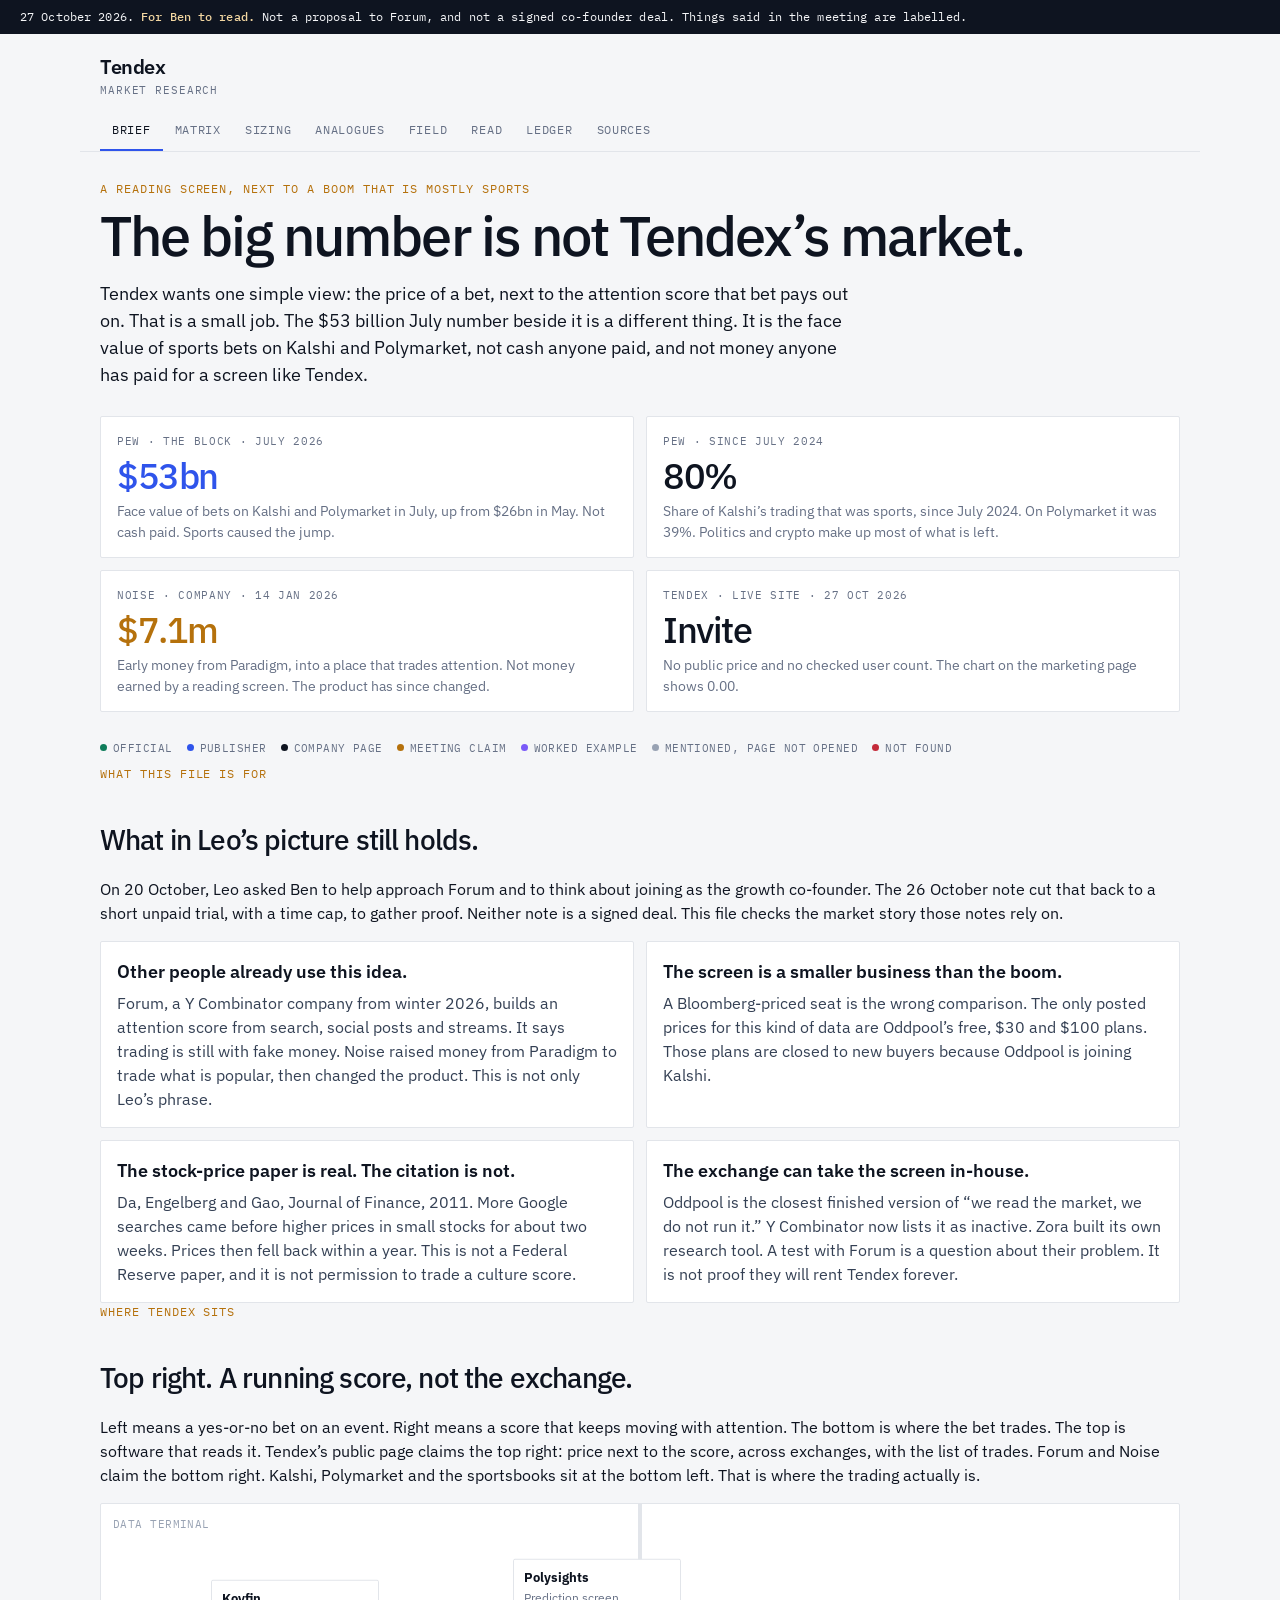
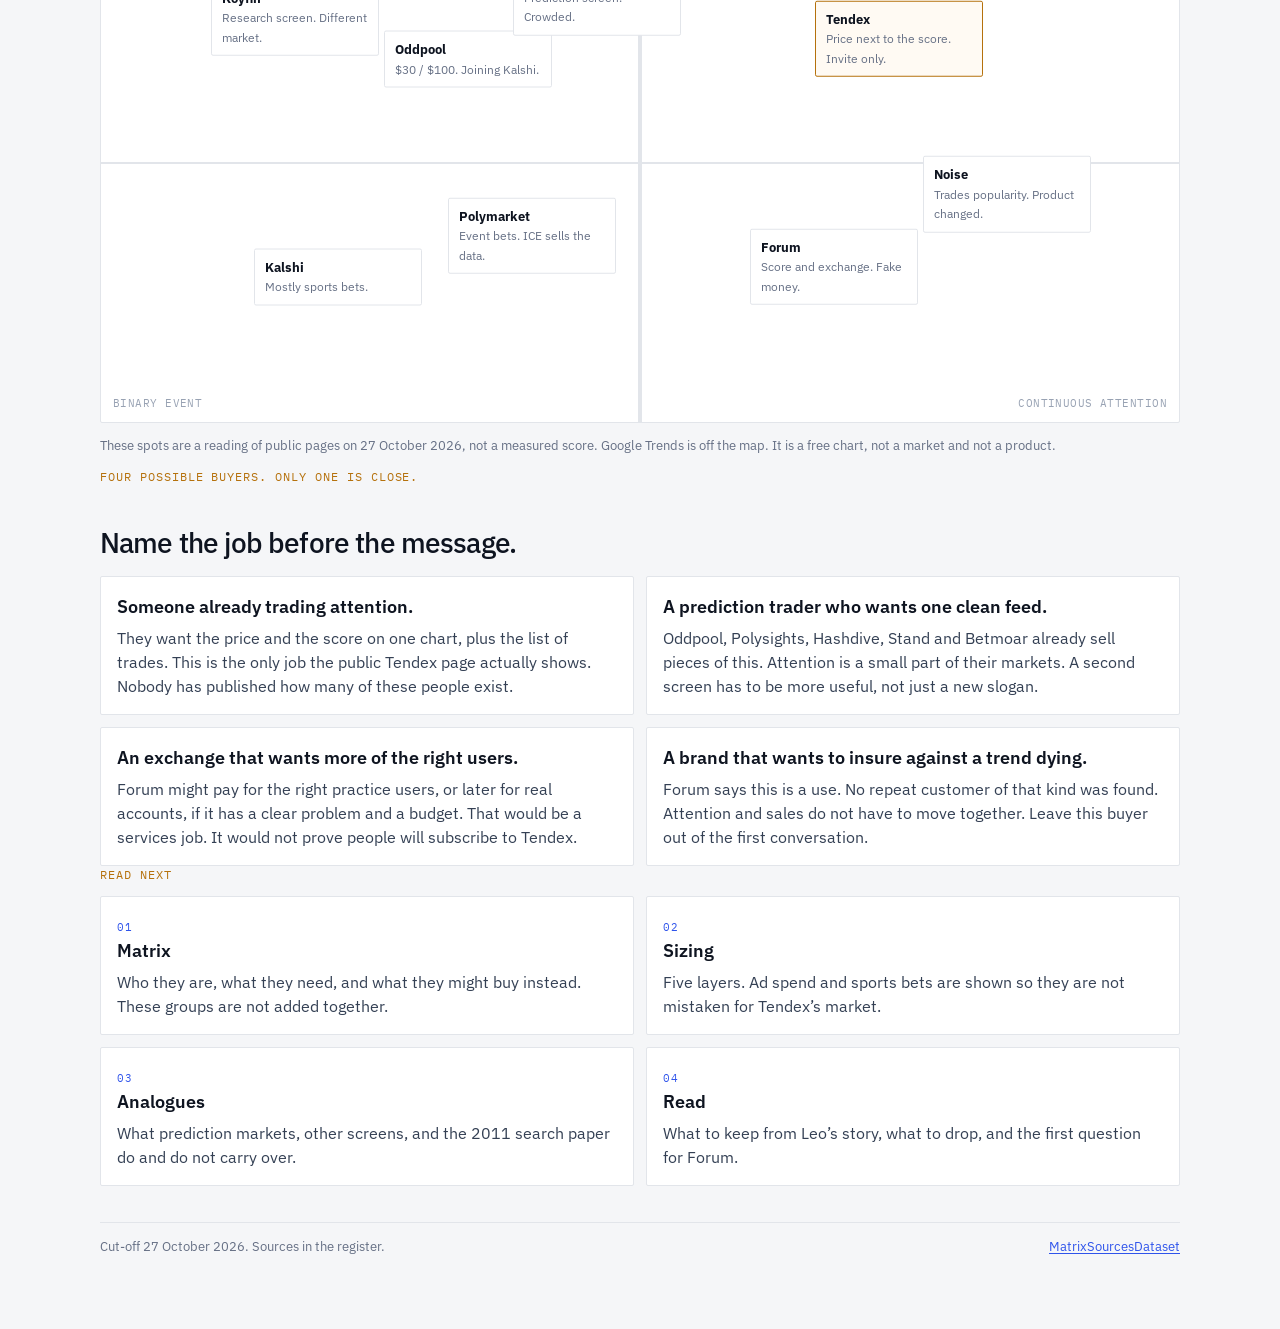
<file: index.html>
<!DOCTYPE html>
<html lang="en">
<head>
  <meta charset="utf-8" />
  <meta name="viewport" content="width=device-width, initial-scale=1" />
  <title>Brief · Tendex market research</title>
  <meta name="description" content="Plain-English market brief for Tendex. A reading screen for attention bets, set next to a boom that is mostly sports. Cut-off 27 October 2026." />
  <link rel="preconnect" href="https://fonts.googleapis.com" />
  <link rel="preconnect" href="https://fonts.gstatic.com" crossorigin />
  <link href="https://fonts.googleapis.com/css2?family=IBM+Plex+Mono:wght@400;500&family=IBM+Plex+Sans:ital,wght@0,400;0,500;0,600;1,400&display=swap" rel="stylesheet" />
  <link rel="stylesheet" href="css/research.css" />
</head>
<body>
  <a class="skip" href="#content">Skip to content</a>
  <p class="draft">27 October 2026. <strong>For Ben to read.</strong> Not a proposal to Forum, and not a signed co-founder deal. Things said in the meeting are labelled.</p>
  <header class="nav">
    <a class="brand" href="index.html"><strong>Tendex</strong><small>Market research</small></a>
  </header>
  <nav class="chapters" aria-label="Report">
    <a href="index.html" aria-current="page">Brief</a>
    <a href="matrix.html">Matrix</a>
    <a href="sizing.html">Sizing</a>
    <a href="analogues.html">Analogues</a>
    <a href="field.html">Field</a>
    <a href="read.html">Read</a>
    <a href="control-room.html">Ledger</a>
    <a href="sources.html">Sources</a>
  </nav>
  <main class="wrap" id="content">
    <p class="kicker">A reading screen, next to a boom that is mostly sports</p>
    <h1>The big number is not Tendex’s market.</h1>
    <p class="lede">Tendex wants one simple view: the price of a bet, next to the attention score that bet pays out on. That is a small job. The $53 billion July number beside it is a different thing. It is the face value of sports bets on Kalshi and Polymarket, not cash anyone paid, and not money anyone has paid for a screen like Tendex.</p>

    <section class="stats" aria-label="Key statistics">
      <article class="stat price">
        <div class="lbl">Pew · The Block · July 2026</div>
        <div class="n">$53bn</div>
        <p>Face value of bets on Kalshi and Polymarket in July, up from $26bn in May. Not cash paid. Sports caused the jump.</p>
      </article>
      <article class="stat">
        <div class="lbl">Pew · since July 2024</div>
        <div class="n">80%</div>
        <p>Share of Kalshi’s trading that was sports, since July 2024. On Polymarket it was 39%. Politics and crypto make up most of what is left.</p>
      </article>
      <article class="stat attn">
        <div class="lbl">Noise · company · 14 Jan 2026</div>
        <div class="n">$7.1m</div>
        <p>Early money from Paradigm, into a place that trades attention. Not money earned by a reading screen. The product has since changed.</p>
      </article>
      <article class="stat">
        <div class="lbl">Tendex · live site · 27 Oct 2026</div>
        <div class="n">Invite</div>
        <p>No public price and no checked user count. The chart on the marketing page shows 0.00.</p>
      </article>
    </section>

    <ul class="legend">
      <li><i class="dot official"></i>Official</li>
      <li><i class="dot publisher"></i>Publisher</li>
      <li><i class="dot primary"></i>Company page</li>
      <li><i class="dot client"></i>Meeting claim</li>
      <li><i class="dot derived"></i>Worked example</li>
      <li><i class="dot claim"></i>Mentioned, page not opened</li>
      <li><i class="dot gap"></i>Not found</li>
    </ul>

    <p class="kicker">What this file is for</p>
    <h2>What in Leo’s picture still holds.</h2>
    <p>On 20 October, Leo asked Ben to help approach Forum and to think about joining as the growth co-founder. The 26 October note cut that back to a short unpaid trial, with a time cap, to gather proof. Neither note is a signed deal. This file checks the market story those notes rely on.</p>

    <div class="cards">
      <article class="card">
        <h3>Other people already use this idea.</h3>
        <p>Forum, a Y Combinator company from winter 2026, builds an attention score from search, social posts and streams. It says trading is still with fake money. Noise raised money from Paradigm to trade what is popular, then changed the product. This is not only Leo’s phrase.</p>
      </article>
      <article class="card">
        <h3>The screen is a smaller business than the boom.</h3>
        <p>A Bloomberg-priced seat is the wrong comparison. The only posted prices for this kind of data are Oddpool’s free, $30 and $100 plans. Those plans are closed to new buyers because Oddpool is joining Kalshi.</p>
      </article>
      <article class="card">
        <h3>The stock-price paper is real. The citation is not.</h3>
        <p>Da, Engelberg and Gao, Journal of Finance, 2011. More Google searches came before higher prices in small stocks for about two weeks. Prices then fell back within a year. This is not a Federal Reserve paper, and it is not permission to trade a culture score.</p>
      </article>
      <article class="card">
        <h3>The exchange can take the screen in-house.</h3>
        <p>Oddpool is the closest finished version of “we read the market, we do not run it.” Y Combinator now lists it as inactive. Zora built its own research tool. A test with Forum is a question about their problem. It is not proof they will rent Tendex forever.</p>
      </article>
    </div>

    <p class="kicker">Where Tendex sits</p>
    <h2>Top right. A running score, not the exchange.</h2>
    <p>Left means a yes-or-no bet on an event. Right means a score that keeps moving with attention. The bottom is where the bet trades. The top is software that reads it. Tendex’s public page claims the top right: price next to the score, across exchanges, with the list of trades. Forum and Noise claim the bottom right. Kalshi, Polymarket and the sportsbooks sit at the bottom left. That is where the trading actually is.</p>
    <div class="map" role="img" aria-label="Positioning map. Horizontal axis from binary event contracts to continuous attention. Vertical axis from data terminal to venue.">
      <div class="axis y">Data terminal</div>
      <div class="axis x"><span>Binary event</span><span>Continuous attention</span></div>
      <div class="plot" style="left:18%;top:22%"><strong>Koyfin</strong><span>Research screen. Different market.</span></div>
      <div class="plot" style="left:34%;top:30%"><strong>Oddpool</strong><span>$30 / $100. Joining Kalshi.</span></div>
      <div class="plot" style="left:46%;top:18%"><strong>Polysights</strong><span>Prediction screen. Crowded.</span></div>
      <div class="plot me" style="left:74%;top:26%"><strong>Tendex</strong><span>Price next to the score. Invite only.</span></div>
      <div class="plot" style="left:22%;top:72%"><strong>Kalshi</strong><span>Mostly sports bets.</span></div>
      <div class="plot" style="left:40%;top:64%"><strong>Polymarket</strong><span>Event bets. ICE sells the data.</span></div>
      <div class="plot" style="left:68%;top:70%"><strong>Forum</strong><span>Score and exchange. Fake money.</span></div>
      <div class="plot" style="left:84%;top:56%"><strong>Noise</strong><span>Trades popularity. Product changed.</span></div>
    </div>
    <p class="note">These spots are a reading of public pages on 27 October 2026, not a measured score. Google Trends is off the map. It is a free chart, not a market and not a product.</p>

    <p class="kicker">Four possible buyers. Only one is close.</p>
    <h2>Name the job before the message.</h2>
    <div class="cards">
      <article class="card">
        <h3>Someone already trading attention.</h3>
        <p>They want the price and the score on one chart, plus the list of trades. This is the only job the public Tendex page actually shows. Nobody has published how many of these people exist.</p>
      </article>
      <article class="card">
        <h3>A prediction trader who wants one clean feed.</h3>
        <p>Oddpool, Polysights, Hashdive, Stand and Betmoar already sell pieces of this. Attention is a small part of their markets. A second screen has to be more useful, not just a new slogan.</p>
      </article>
      <article class="card">
        <h3>An exchange that wants more of the right users.</h3>
        <p>Forum might pay for the right practice users, or later for real accounts, if it has a clear problem and a budget. That would be a services job. It would not prove people will subscribe to Tendex.</p>
      </article>
      <article class="card">
        <h3>A brand that wants to insure against a trend dying.</h3>
        <p>Forum says this is a use. No repeat customer of that kind was found. Attention and sales do not have to move together. Leave this buyer out of the first conversation.</p>
      </article>
    </div>

    <p class="kicker">Read next</p>
    <div class="cards">
      <a class="card" href="matrix.html"><span class="idx">01</span><h3>Matrix</h3><p>Who they are, what they need, and what they might buy instead. These groups are not added together.</p></a>
      <a class="card" href="sizing.html"><span class="idx">02</span><h3>Sizing</h3><p>Five layers. Ad spend and sports bets are shown so they are not mistaken for Tendex’s market.</p></a>
      <a class="card" href="analogues.html"><span class="idx">03</span><h3>Analogues</h3><p>What prediction markets, other screens, and the 2011 search paper do and do not carry over.</p></a>
      <a class="card" href="read.html"><span class="idx">04</span><h3>Read</h3><p>What to keep from Leo’s story, what to drop, and the first question for Forum.</p></a>
    </div>
    <footer class="site-foot">
      <div>Cut-off 27 October 2026. Sources in the register.</div>
      <nav><a href="matrix.html">Matrix</a><a href="sources.html">Sources</a><a href="data/research.json">Dataset</a></nav>
    </footer>
  </main>
</body>
</html>
</file>
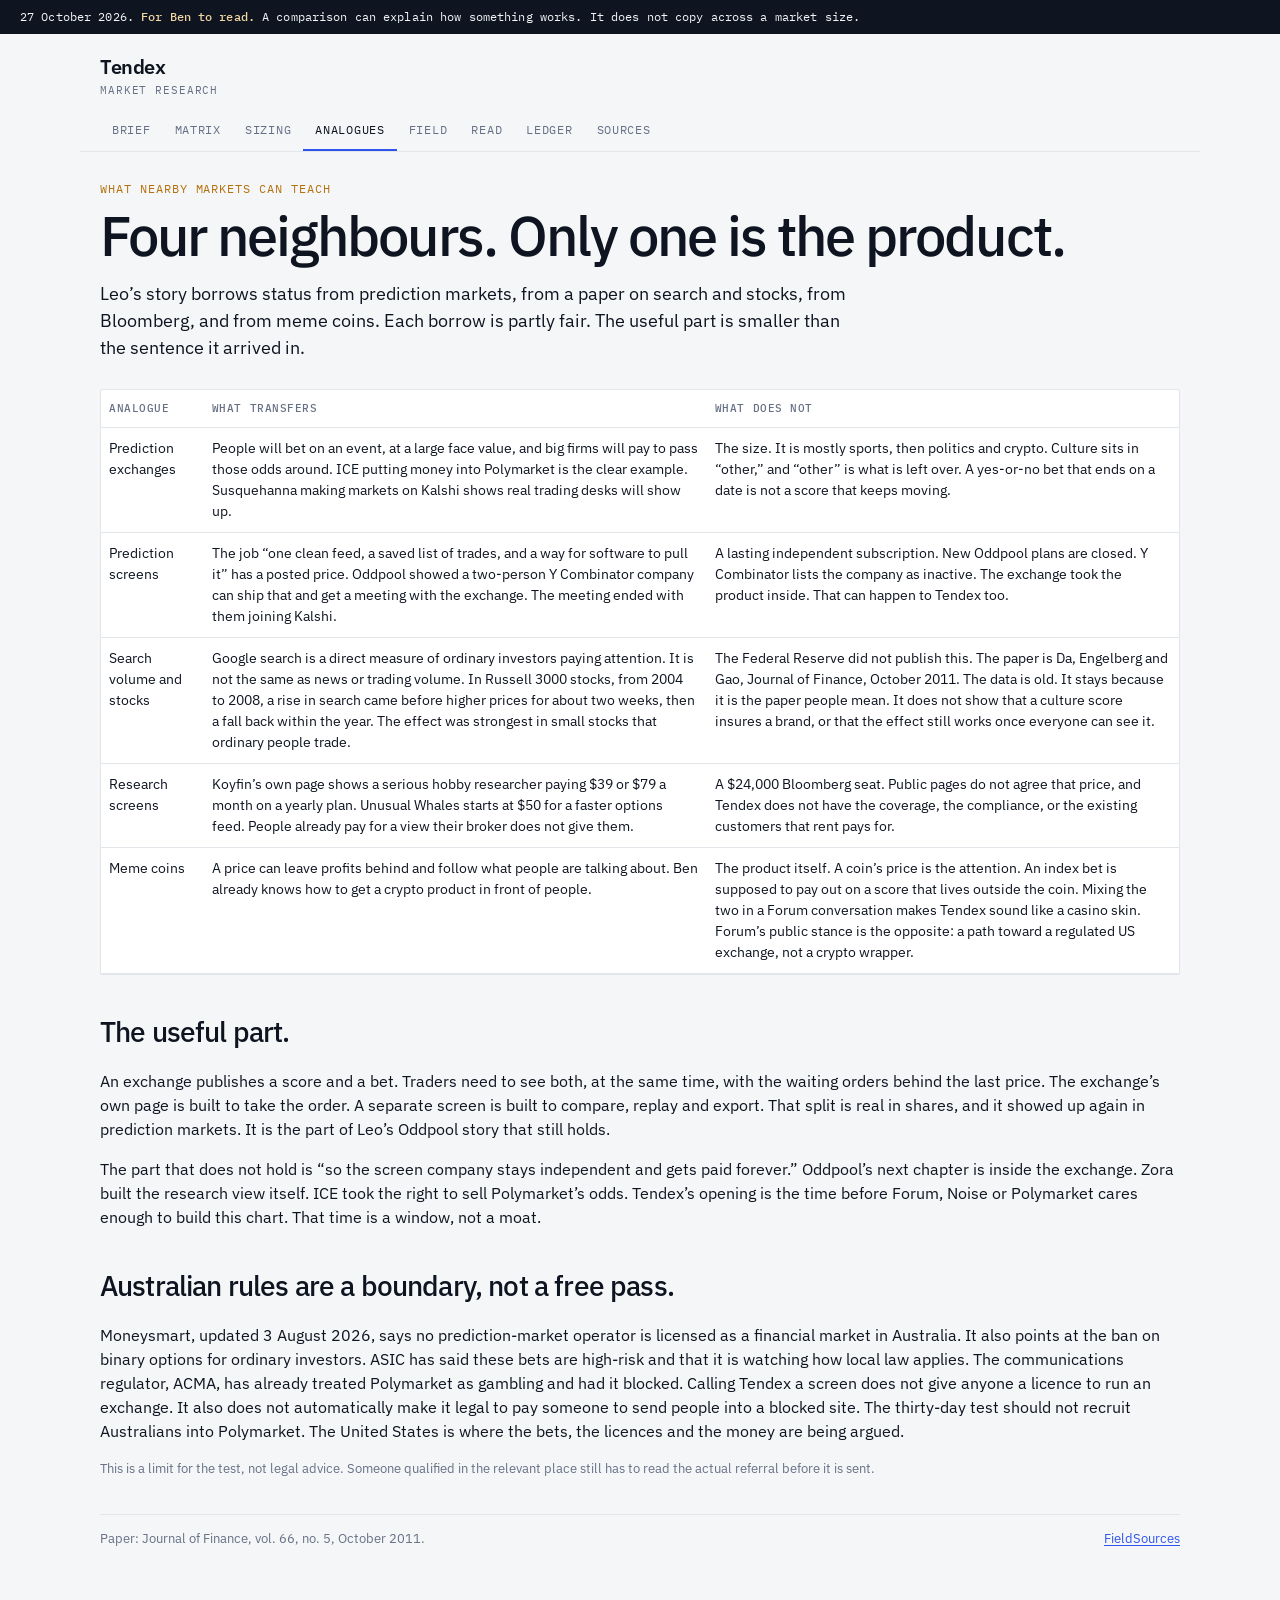
<file: analogues.html>
<!DOCTYPE html>
<html lang="en">
<head>
  <meta charset="utf-8" />
  <meta name="viewport" content="width=device-width, initial-scale=1" />
  <title>Analogues · Tendex market research</title>
  <link href="https://fonts.googleapis.com/css2?family=IBM+Plex+Mono:wght@400;500&family=IBM+Plex+Sans:ital,wght@0,400;0,500;0,600;1,400&display=swap" rel="stylesheet" />
  <link rel="stylesheet" href="css/research.css" />
</head>
<body>
  <a class="skip" href="#content">Skip to content</a>
  <p class="draft">27 October 2026. <strong>For Ben to read.</strong> A comparison can explain how something works. It does not copy across a market size.</p>
  <header class="nav"><a class="brand" href="index.html"><strong>Tendex</strong><small>Market research</small></a></header>
  <nav class="chapters" aria-label="Report">
    <a href="index.html">Brief</a><a href="matrix.html">Matrix</a><a href="sizing.html">Sizing</a>
    <a href="analogues.html" aria-current="page">Analogues</a><a href="field.html">Field</a><a href="read.html">Read</a>
    <a href="control-room.html">Ledger</a><a href="sources.html">Sources</a>
  </nav>
  <main class="wrap" id="content">
    <p class="kicker">What nearby markets can teach</p>
    <h1>Four neighbours. Only one is the product.</h1>
    <p class="lede">Leo’s story borrows status from prediction markets, from a paper on search and stocks, from Bloomberg, and from meme coins. Each borrow is partly fair. The useful part is smaller than the sentence it arrived in.</p>

    <div class="table-wrap">
      <table>
        <thead><tr><th>Analogue</th><th>What transfers</th><th>What does not</th></tr></thead>
        <tbody>
          <tr>
            <td>Prediction exchanges</td>
            <td>People will bet on an event, at a large face value, and big firms will pay to pass those odds around. ICE putting money into Polymarket is the clear example. Susquehanna making markets on Kalshi shows real trading desks will show up.</td>
            <td>The size. It is mostly sports, then politics and crypto. Culture sits in “other,” and “other” is what is left over. A yes-or-no bet that ends on a date is not a score that keeps moving.</td>
          </tr>
          <tr>
            <td>Prediction screens</td>
            <td>The job “one clean feed, a saved list of trades, and a way for software to pull it” has a posted price. Oddpool showed a two-person Y Combinator company can ship that and get a meeting with the exchange. The meeting ended with them joining Kalshi.</td>
            <td>A lasting independent subscription. New Oddpool plans are closed. Y Combinator lists the company as inactive. The exchange took the product inside. That can happen to Tendex too.</td>
          </tr>
          <tr>
            <td>Search volume and stocks</td>
            <td>Google search is a direct measure of ordinary investors paying attention. It is not the same as news or trading volume. In Russell 3000 stocks, from 2004 to 2008, a rise in search came before higher prices for about two weeks, then a fall back within the year. The effect was strongest in small stocks that ordinary people trade.</td>
            <td>The Federal Reserve did not publish this. The paper is Da, Engelberg and Gao, Journal of Finance, October 2011. The data is old. It stays because it is the paper people mean. It does not show that a culture score insures a brand, or that the effect still works once everyone can see it.</td>
          </tr>
          <tr>
            <td>Research screens</td>
            <td>Koyfin’s own page shows a serious hobby researcher paying $39 or $79 a month on a yearly plan. Unusual Whales starts at $50 for a faster options feed. People already pay for a view their broker does not give them.</td>
            <td>A $24,000 Bloomberg seat. Public pages do not agree that price, and Tendex does not have the coverage, the compliance, or the existing customers that rent pays for.</td>
          </tr>
          <tr>
            <td>Meme coins</td>
            <td>A price can leave profits behind and follow what people are talking about. Ben already knows how to get a crypto product in front of people.</td>
            <td>The product itself. A coin’s price is the attention. An index bet is supposed to pay out on a score that lives outside the coin. Mixing the two in a Forum conversation makes Tendex sound like a casino skin. Forum’s public stance is the opposite: a path toward a regulated US exchange, not a crypto wrapper.</td>
          </tr>
        </tbody>
      </table>
    </div>

    <h2>The useful part.</h2>
    <p>An exchange publishes a score and a bet. Traders need to see both, at the same time, with the waiting orders behind the last price. The exchange’s own page is built to take the order. A separate screen is built to compare, replay and export. That split is real in shares, and it showed up again in prediction markets. It is the part of Leo’s Oddpool story that still holds.</p>
    <p>The part that does not hold is “so the screen company stays independent and gets paid forever.” Oddpool’s next chapter is inside the exchange. Zora built the research view itself. ICE took the right to sell Polymarket’s odds. Tendex’s opening is the time before Forum, Noise or Polymarket cares enough to build this chart. That time is a window, not a moat.</p>

    <h2>Australian rules are a boundary, not a free pass.</h2>
    <p>Moneysmart, updated 3 August 2026, says no prediction-market operator is licensed as a financial market in Australia. It also points at the ban on binary options for ordinary investors. ASIC has said these bets are high-risk and that it is watching how local law applies. The communications regulator, ACMA, has already treated Polymarket as gambling and had it blocked. Calling Tendex a screen does not give anyone a licence to run an exchange. It also does not automatically make it legal to pay someone to send people into a blocked site. The thirty-day test should not recruit Australians into Polymarket. The United States is where the bets, the licences and the money are being argued.</p>
    <p class="note">This is a limit for the test, not legal advice. Someone qualified in the relevant place still has to read the actual referral before it is sent.</p>

    <footer class="site-foot"><div>Paper: Journal of Finance, vol. 66, no. 5, October 2011.</div><nav><a href="field.html">Field</a><a href="sources.html">Sources</a></nav></footer>
  </main>
</body>
</html>
</file>
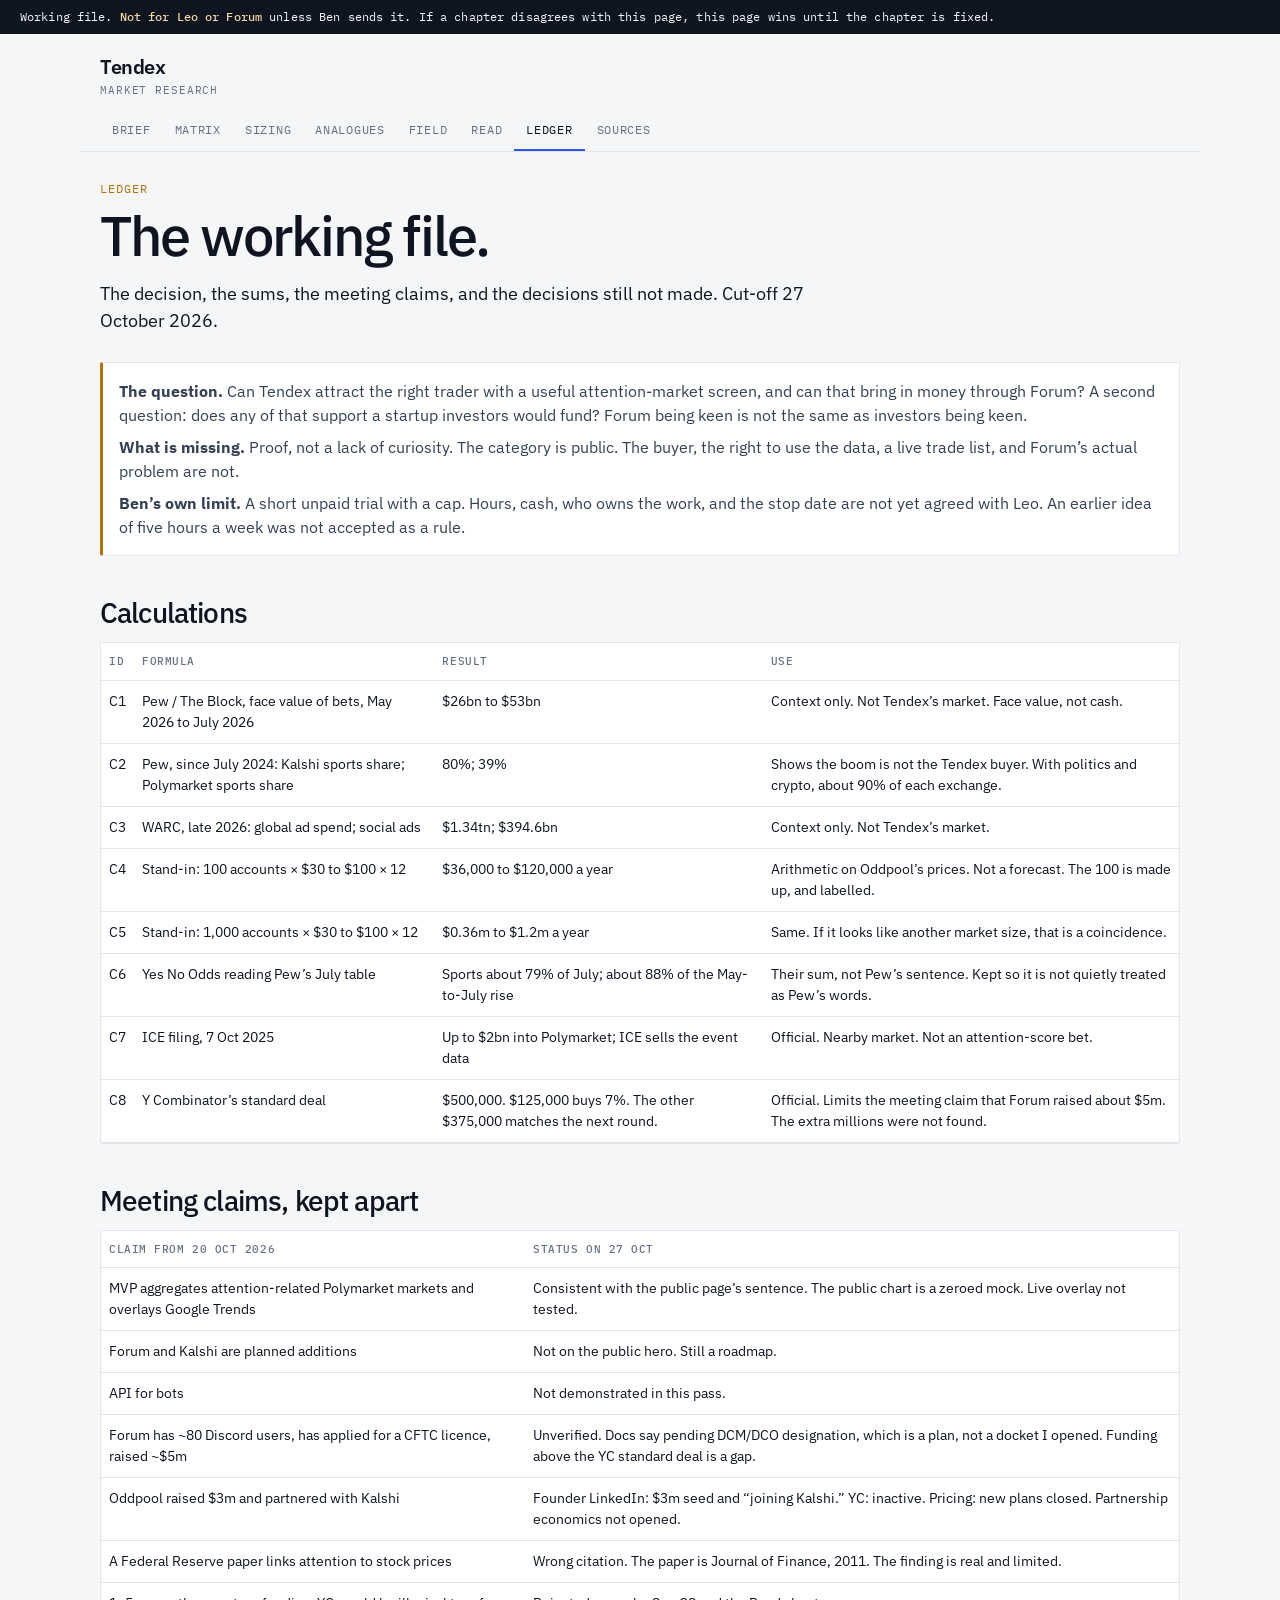
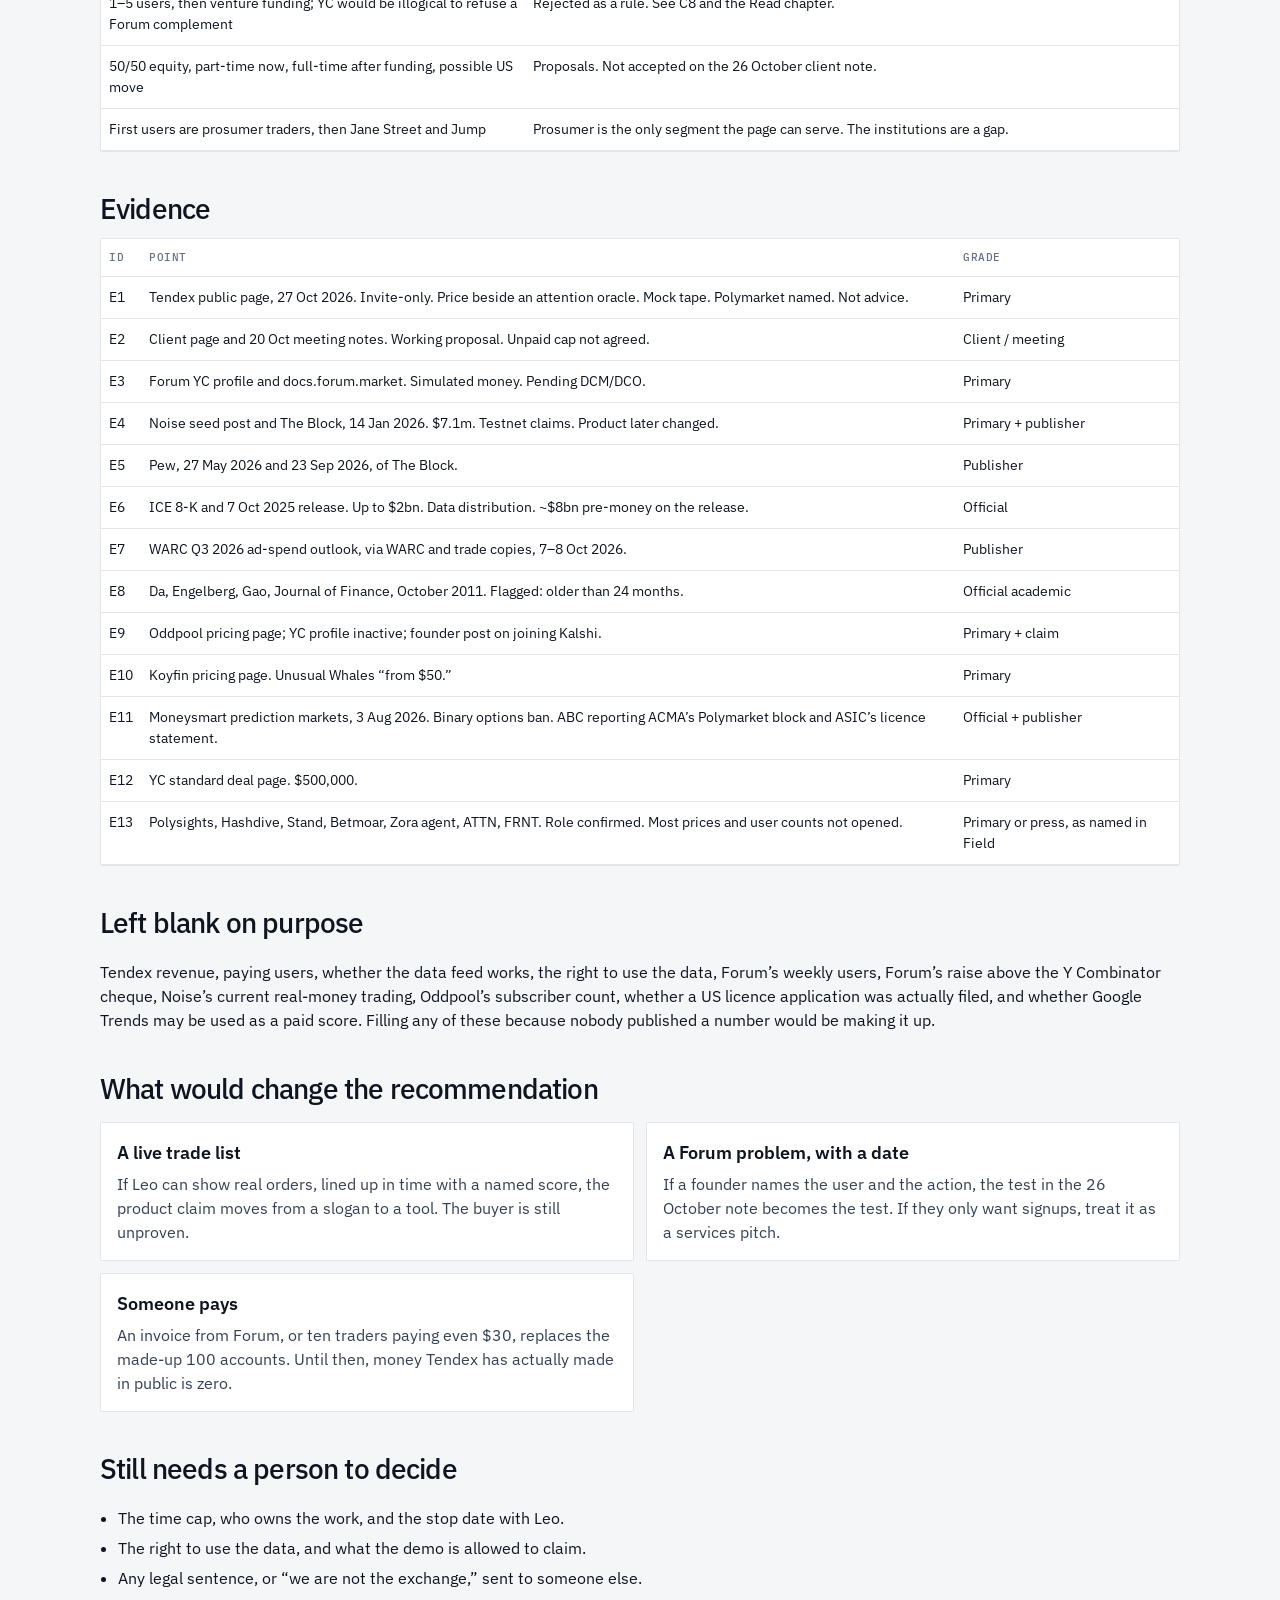
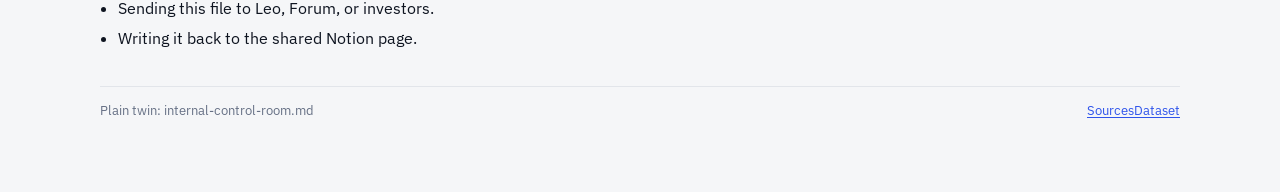
<file: control-room.html>
<!DOCTYPE html>
<html lang="en">
<head>
  <meta charset="utf-8" />
  <meta name="viewport" content="width=device-width, initial-scale=1" />
  <title>Ledger · Tendex market research</title>
  <link href="https://fonts.googleapis.com/css2?family=IBM+Plex+Mono:wght@400;500&family=IBM+Plex+Sans:ital,wght@0,400;0,500;0,600;1,400&display=swap" rel="stylesheet" />
  <link rel="stylesheet" href="css/research.css" />
</head>
<body>
  <a class="skip" href="#content">Skip to content</a>
  <p class="draft">Working file. <strong>Not for Leo or Forum</strong> unless Ben sends it. If a chapter disagrees with this page, this page wins until the chapter is fixed.</p>
  <header class="nav"><a class="brand" href="index.html"><strong>Tendex</strong><small>Market research</small></a></header>
  <nav class="chapters" aria-label="Report">
    <a href="index.html">Brief</a><a href="matrix.html">Matrix</a><a href="sizing.html">Sizing</a>
    <a href="analogues.html">Analogues</a><a href="field.html">Field</a><a href="read.html">Read</a>
    <a href="control-room.html" aria-current="page">Ledger</a><a href="sources.html">Sources</a>
  </nav>
  <main class="wrap" id="content">
    <p class="kicker">Ledger</p>
    <h1>The working file.</h1>
    <p class="lede">The decision, the sums, the meeting claims, and the decisions still not made. Cut-off 27 October 2026.</p>

    <div class="call">
      <p><strong>The question.</strong> Can Tendex attract the right trader with a useful attention-market screen, and can that bring in money through Forum? A second question: does any of that support a startup investors would fund? Forum being keen is not the same as investors being keen.</p>
      <p style="margin-top:8px"><strong>What is missing.</strong> Proof, not a lack of curiosity. The category is public. The buyer, the right to use the data, a live trade list, and Forum’s actual problem are not.</p>
      <p style="margin-top:8px"><strong>Ben’s own limit.</strong> A short unpaid trial with a cap. Hours, cash, who owns the work, and the stop date are not yet agreed with Leo. An earlier idea of five hours a week was not accepted as a rule.</p>
    </div>

    <h2>Calculations</h2>
    <div class="table-wrap">
      <table>
        <thead><tr><th>ID</th><th>Formula</th><th>Result</th><th>Use</th></tr></thead>
        <tbody>
          <tr><td>C1</td><td>Pew / The Block, face value of bets, May 2026 to July 2026</td><td>$26bn to $53bn</td><td>Context only. Not Tendex’s market. Face value, not cash.</td></tr>
          <tr><td>C2</td><td>Pew, since July 2024: Kalshi sports share; Polymarket sports share</td><td>80%; 39%</td><td>Shows the boom is not the Tendex buyer. With politics and crypto, about 90% of each exchange.</td></tr>
          <tr><td>C3</td><td>WARC, late 2026: global ad spend; social ads</td><td>$1.34tn; $394.6bn</td><td>Context only. Not Tendex’s market.</td></tr>
          <tr><td>C4</td><td>Stand-in: 100 accounts × $30 to $100 × 12</td><td>$36,000 to $120,000 a year</td><td>Arithmetic on Oddpool’s prices. Not a forecast. The 100 is made up, and labelled.</td></tr>
          <tr><td>C5</td><td>Stand-in: 1,000 accounts × $30 to $100 × 12</td><td>$0.36m to $1.2m a year</td><td>Same. If it looks like another market size, that is a coincidence.</td></tr>
          <tr><td>C6</td><td>Yes No Odds reading Pew’s July table</td><td>Sports about 79% of July; about 88% of the May-to-July rise</td><td>Their sum, not Pew’s sentence. Kept so it is not quietly treated as Pew’s words.</td></tr>
          <tr><td>C7</td><td>ICE filing, 7 Oct 2025</td><td>Up to $2bn into Polymarket; ICE sells the event data</td><td>Official. Nearby market. Not an attention-score bet.</td></tr>
          <tr><td>C8</td><td>Y Combinator’s standard deal</td><td>$500,000. $125,000 buys 7%. The other $375,000 matches the next round.</td><td>Official. Limits the meeting claim that Forum raised about $5m. The extra millions were not found.</td></tr>
        </tbody>
      </table>
    </div>

    <h2>Meeting claims, kept apart</h2>
    <div class="table-wrap">
      <table>
        <thead><tr><th>Claim from 20 Oct 2026</th><th>Status on 27 Oct</th></tr></thead>
        <tbody>
          <tr><td>MVP aggregates attention-related Polymarket markets and overlays Google Trends</td><td>Consistent with the public page’s sentence. The public chart is a zeroed mock. Live overlay not tested.</td></tr>
          <tr><td>Forum and Kalshi are planned additions</td><td>Not on the public hero. Still a roadmap.</td></tr>
          <tr><td>API for bots</td><td>Not demonstrated in this pass.</td></tr>
          <tr><td>Forum has ~80 Discord users, has applied for a CFTC licence, raised ~$5m</td><td>Unverified. Docs say pending DCM/DCO designation, which is a plan, not a docket I opened. Funding above the YC standard deal is a gap.</td></tr>
          <tr><td>Oddpool raised $3m and partnered with Kalshi</td><td>Founder LinkedIn: $3m seed and “joining Kalshi.” YC: inactive. Pricing: new plans closed. Partnership economics not opened.</td></tr>
          <tr><td>A Federal Reserve paper links attention to stock prices</td><td>Wrong citation. The paper is Journal of Finance, 2011. The finding is real and limited.</td></tr>
          <tr><td>1–5 users, then venture funding; YC would be illogical to refuse a Forum complement</td><td>Rejected as a rule. See C8 and the Read chapter.</td></tr>
          <tr><td>50/50 equity, part-time now, full-time after funding, possible US move</td><td>Proposals. Not accepted on the 26 October client note.</td></tr>
          <tr><td>First users are prosumer traders, then Jane Street and Jump</td><td>Prosumer is the only segment the page can serve. The institutions are a gap.</td></tr>
        </tbody>
      </table>
    </div>

    <h2>Evidence</h2>
    <div class="table-wrap">
      <table>
        <thead><tr><th>ID</th><th>Point</th><th>Grade</th></tr></thead>
        <tbody>
          <tr><td>E1</td><td>Tendex public page, 27 Oct 2026. Invite-only. Price beside an attention oracle. Mock tape. Polymarket named. Not advice.</td><td>Primary</td></tr>
          <tr><td>E2</td><td>Client page and 20 Oct meeting notes. Working proposal. Unpaid cap not agreed.</td><td>Client / meeting</td></tr>
          <tr><td>E3</td><td>Forum YC profile and docs.forum.market. Simulated money. Pending DCM/DCO.</td><td>Primary</td></tr>
          <tr><td>E4</td><td>Noise seed post and The Block, 14 Jan 2026. $7.1m. Testnet claims. Product later changed.</td><td>Primary + publisher</td></tr>
          <tr><td>E5</td><td>Pew, 27 May 2026 and 23 Sep 2026, of The Block.</td><td>Publisher</td></tr>
          <tr><td>E6</td><td>ICE 8-K and 7 Oct 2025 release. Up to $2bn. Data distribution. ~$8bn pre-money on the release.</td><td>Official</td></tr>
          <tr><td>E7</td><td>WARC Q3 2026 ad-spend outlook, via WARC and trade copies, 7–8 Oct 2026.</td><td>Publisher</td></tr>
          <tr><td>E8</td><td>Da, Engelberg, Gao, Journal of Finance, October 2011. Flagged: older than 24 months.</td><td>Official academic</td></tr>
          <tr><td>E9</td><td>Oddpool pricing page; YC profile inactive; founder post on joining Kalshi.</td><td>Primary + claim</td></tr>
          <tr><td>E10</td><td>Koyfin pricing page. Unusual Whales “from $50.”</td><td>Primary</td></tr>
          <tr><td>E11</td><td>Moneysmart prediction markets, 3 Aug 2026. Binary options ban. ABC reporting ACMA’s Polymarket block and ASIC’s licence statement.</td><td>Official + publisher</td></tr>
          <tr><td>E12</td><td>YC standard deal page. $500,000.</td><td>Primary</td></tr>
          <tr><td>E13</td><td>Polysights, Hashdive, Stand, Betmoar, Zora agent, ATTN, FRNT. Role confirmed. Most prices and user counts not opened.</td><td>Primary or press, as named in Field</td></tr>
        </tbody>
      </table>
    </div>

    <h2>Left blank on purpose</h2>
    <p>Tendex revenue, paying users, whether the data feed works, the right to use the data, Forum’s weekly users, Forum’s raise above the Y Combinator cheque, Noise’s current real-money trading, Oddpool’s subscriber count, whether a US licence application was actually filed, and whether Google Trends may be used as a paid score. Filling any of these because nobody published a number would be making it up.</p>

    <h2>What would change the recommendation</h2>
    <div class="cards">
      <article class="card"><h3>A live trade list</h3><p>If Leo can show real orders, lined up in time with a named score, the product claim moves from a slogan to a tool. The buyer is still unproven.</p></article>
      <article class="card"><h3>A Forum problem, with a date</h3><p>If a founder names the user and the action, the test in the 26 October note becomes the test. If they only want signups, treat it as a services pitch.</p></article>
      <article class="card"><h3>Someone pays</h3><p>An invoice from Forum, or ten traders paying even $30, replaces the made-up 100 accounts. Until then, money Tendex has actually made in public is zero.</p></article>
    </div>

    <h2>Still needs a person to decide</h2>
    <ul class="clean">
      <li>The time cap, who owns the work, and the stop date with Leo.</li>
      <li>The right to use the data, and what the demo is allowed to claim.</li>
      <li>Any legal sentence, or “we are not the exchange,” sent to someone else.</li>
      <li>Sending this file to Leo, Forum, or investors.</li>
      <li>Writing it back to the shared Notion page.</li>
    </ul>
    <footer class="site-foot"><div>Plain twin: internal-control-room.md</div><nav><a href="sources.html">Sources</a><a href="data/research.json">Dataset</a></nav></footer>
  </main>
</body>
</html>
</file>
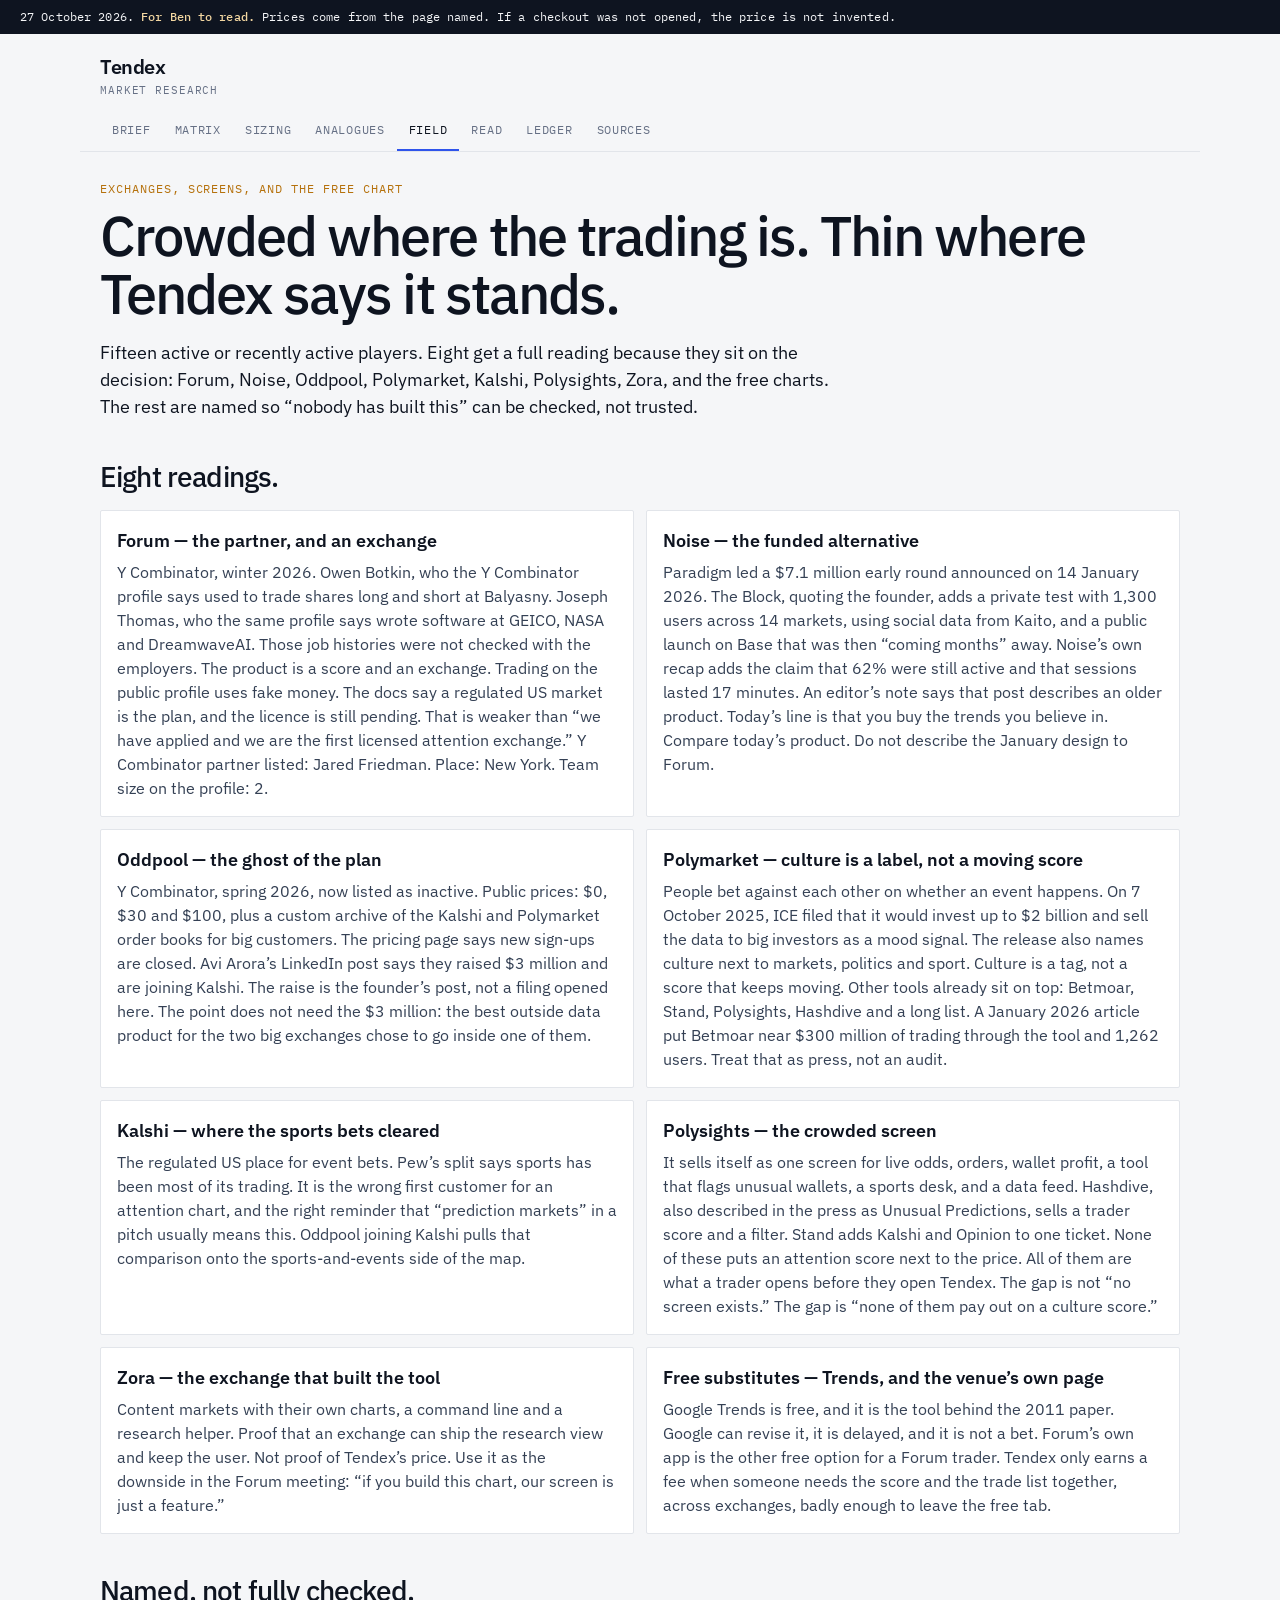
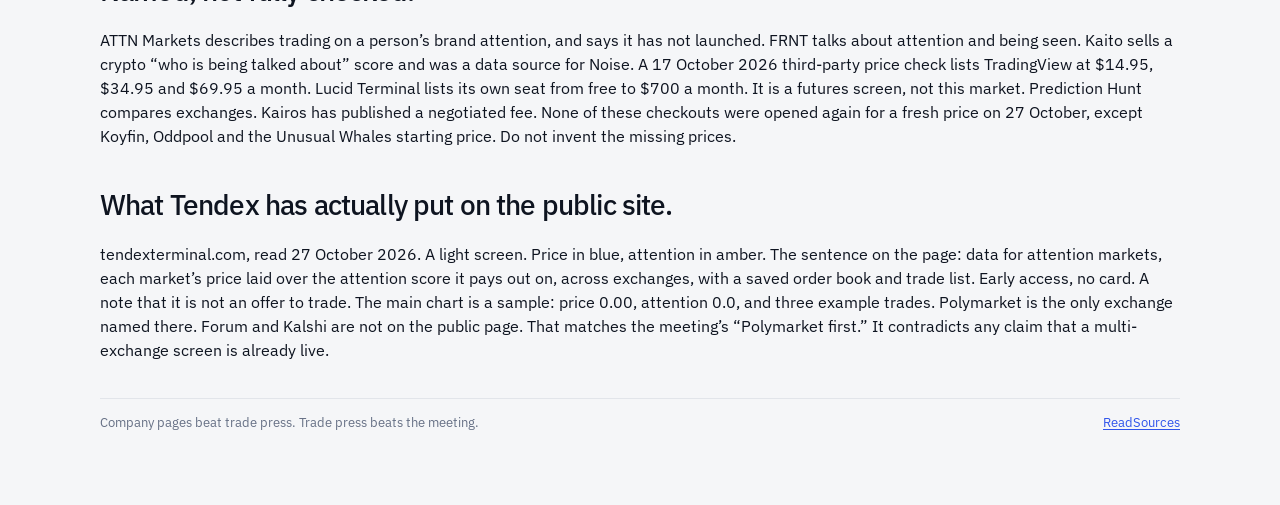
<file: field.html>
<!DOCTYPE html>
<html lang="en">
<head>
  <meta charset="utf-8" />
  <meta name="viewport" content="width=device-width, initial-scale=1" />
  <title>Field · Tendex market research</title>
  <link href="https://fonts.googleapis.com/css2?family=IBM+Plex+Mono:wght@400;500&family=IBM+Plex+Sans:ital,wght@0,400;0,500;0,600;1,400&display=swap" rel="stylesheet" />
  <link rel="stylesheet" href="css/research.css" />
</head>
<body>
  <a class="skip" href="#content">Skip to content</a>
  <p class="draft">27 October 2026. <strong>For Ben to read.</strong> Prices come from the page named. If a checkout was not opened, the price is not invented.</p>
  <header class="nav"><a class="brand" href="index.html"><strong>Tendex</strong><small>Market research</small></a></header>
  <nav class="chapters" aria-label="Report">
    <a href="index.html">Brief</a><a href="matrix.html">Matrix</a><a href="sizing.html">Sizing</a>
    <a href="analogues.html">Analogues</a><a href="field.html" aria-current="page">Field</a><a href="read.html">Read</a>
    <a href="control-room.html">Ledger</a><a href="sources.html">Sources</a>
  </nav>
  <main class="wrap" id="content">
    <p class="kicker">Exchanges, screens, and the free chart</p>
    <h1>Crowded where the trading is. Thin where Tendex says it stands.</h1>
    <p class="lede">Fifteen active or recently active players. Eight get a full reading because they sit on the decision: Forum, Noise, Oddpool, Polymarket, Kalshi, Polysights, Zora, and the free charts. The rest are named so “nobody has built this” can be checked, not trusted.</p>

    <h2>Eight readings.</h2>
    <div class="cards">
      <article class="card">
        <h3>Forum — the partner, and an exchange</h3>
        <p>Y Combinator, winter 2026. Owen Botkin, who the Y Combinator profile says used to trade shares long and short at Balyasny. Joseph Thomas, who the same profile says wrote software at GEICO, NASA and DreamwaveAI. Those job histories were not checked with the employers. The product is a score and an exchange. Trading on the public profile uses fake money. The docs say a regulated US market is the plan, and the licence is still pending. That is weaker than “we have applied and we are the first licensed attention exchange.” Y Combinator partner listed: Jared Friedman. Place: New York. Team size on the profile: 2.</p>
      </article>
      <article class="card">
        <h3>Noise — the funded alternative</h3>
        <p>Paradigm led a $7.1 million early round announced on 14 January 2026. The Block, quoting the founder, adds a private test with 1,300 users across 14 markets, using social data from Kaito, and a public launch on Base that was then “coming months” away. Noise’s own recap adds the claim that 62% were still active and that sessions lasted 17 minutes. An editor’s note says that post describes an older product. Today’s line is that you buy the trends you believe in. Compare today’s product. Do not describe the January design to Forum.</p>
      </article>
      <article class="card">
        <h3>Oddpool — the ghost of the plan</h3>
        <p>Y Combinator, spring 2026, now listed as inactive. Public prices: $0, $30 and $100, plus a custom archive of the Kalshi and Polymarket order books for big customers. The pricing page says new sign-ups are closed. Avi Arora’s LinkedIn post says they raised $3 million and are joining Kalshi. The raise is the founder’s post, not a filing opened here. The point does not need the $3 million: the best outside data product for the two big exchanges chose to go inside one of them.</p>
      </article>
      <article class="card">
        <h3>Polymarket — culture is a label, not a moving score</h3>
        <p>People bet against each other on whether an event happens. On 7 October 2025, ICE filed that it would invest up to $2 billion and sell the data to big investors as a mood signal. The release also names culture next to markets, politics and sport. Culture is a tag, not a score that keeps moving. Other tools already sit on top: Betmoar, Stand, Polysights, Hashdive and a long list. A January 2026 article put Betmoar near $300 million of trading through the tool and 1,262 users. Treat that as press, not an audit.</p>
      </article>
      <article class="card">
        <h3>Kalshi — where the sports bets cleared</h3>
        <p>The regulated US place for event bets. Pew’s split says sports has been most of its trading. It is the wrong first customer for an attention chart, and the right reminder that “prediction markets” in a pitch usually means this. Oddpool joining Kalshi pulls that comparison onto the sports-and-events side of the map.</p>
      </article>
      <article class="card">
        <h3>Polysights — the crowded screen</h3>
        <p>It sells itself as one screen for live odds, orders, wallet profit, a tool that flags unusual wallets, a sports desk, and a data feed. Hashdive, also described in the press as Unusual Predictions, sells a trader score and a filter. Stand adds Kalshi and Opinion to one ticket. None of these puts an attention score next to the price. All of them are what a trader opens before they open Tendex. The gap is not “no screen exists.” The gap is “none of them pay out on a culture score.”</p>
      </article>
      <article class="card">
        <h3>Zora — the exchange that built the tool</h3>
        <p>Content markets with their own charts, a command line and a research helper. Proof that an exchange can ship the research view and keep the user. Not proof of Tendex’s price. Use it as the downside in the Forum meeting: “if you build this chart, our screen is just a feature.”</p>
      </article>
      <article class="card">
        <h3>Free substitutes — Trends, and the venue’s own page</h3>
        <p>Google Trends is free, and it is the tool behind the 2011 paper. Google can revise it, it is delayed, and it is not a bet. Forum’s own app is the other free option for a Forum trader. Tendex only earns a fee when someone needs the score and the trade list together, across exchanges, badly enough to leave the free tab.</p>
      </article>
    </div>

    <h2>Named, not fully checked.</h2>
    <p>ATTN Markets describes trading on a person’s brand attention, and says it has not launched. FRNT talks about attention and being seen. Kaito sells a crypto “who is being talked about” score and was a data source for Noise. A 17 October 2026 third-party price check lists TradingView at $14.95, $34.95 and $69.95 a month. Lucid Terminal lists its own seat from free to $700 a month. It is a futures screen, not this market. Prediction Hunt compares exchanges. Kairos has published a negotiated fee. None of these checkouts were opened again for a fresh price on 27 October, except Koyfin, Oddpool and the Unusual Whales starting price. Do not invent the missing prices.</p>

    <h2>What Tendex has actually put on the public site.</h2>
    <p>tendexterminal.com, read 27 October 2026. A light screen. Price in blue, attention in amber. The sentence on the page: data for attention markets, each market’s price laid over the attention score it pays out on, across exchanges, with a saved order book and trade list. Early access, no card. A note that it is not an offer to trade. The main chart is a sample: price 0.00, attention 0.0, and three example trades. Polymarket is the only exchange named there. Forum and Kalshi are not on the public page. That matches the meeting’s “Polymarket first.” It contradicts any claim that a multi-exchange screen is already live.</p>

    <footer class="site-foot"><div>Company pages beat trade press. Trade press beats the meeting.</div><nav><a href="read.html">Read</a><a href="sources.html">Sources</a></nav></footer>
  </main>
</body>
</html>
</file>
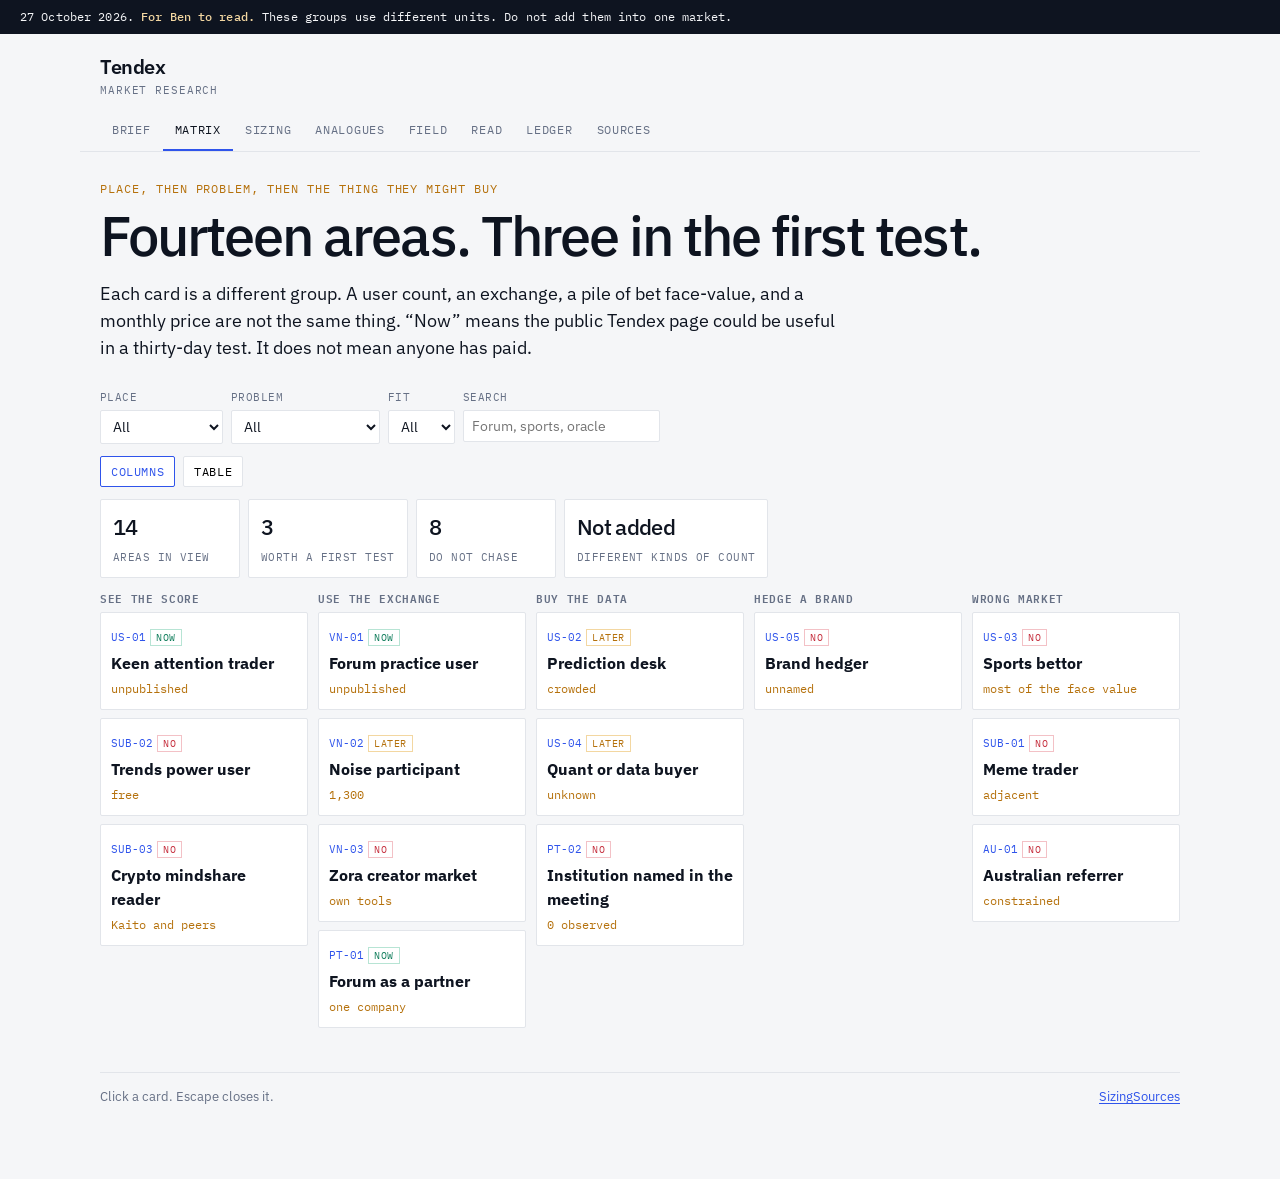
<file: matrix.html>
<!DOCTYPE html>
<html lang="en">
<head>
  <meta charset="utf-8" />
  <meta name="viewport" content="width=device-width, initial-scale=1" />
  <title>Matrix · Tendex market research</title>
  <link rel="preconnect" href="https://fonts.googleapis.com" />
  <link href="https://fonts.googleapis.com/css2?family=IBM+Plex+Mono:wght@400;500&family=IBM+Plex+Sans:ital,wght@0,400;0,500;0,600;1,400&display=swap" rel="stylesheet" />
  <link rel="stylesheet" href="css/research.css" />
</head>
<body>
  <a class="skip" href="#content">Skip to content</a>
  <p class="draft">27 October 2026. <strong>For Ben to read.</strong> These groups use different units. Do not add them into one market.</p>
  <header class="nav"><a class="brand" href="index.html"><strong>Tendex</strong><small>Market research</small></a></header>
  <nav class="chapters" aria-label="Report">
    <a href="index.html">Brief</a><a href="matrix.html" aria-current="page">Matrix</a><a href="sizing.html">Sizing</a>
    <a href="analogues.html">Analogues</a><a href="field.html">Field</a><a href="read.html">Read</a>
    <a href="control-room.html">Ledger</a><a href="sources.html">Sources</a>
  </nav>
  <main class="wrap" id="content">
    <p class="kicker">Place, then problem, then the thing they might buy</p>
    <h1>Fourteen areas. Three in the first test.</h1>
    <p class="lede">Each card is a different group. A user count, an exchange, a pile of bet face-value, and a monthly price are not the same thing. “Now” means the public Tendex page could be useful in a thirty-day test. It does not mean anyone has paid.</p>
    <div class="filters">
      <label class="f">Place<select id="place"><option value="">All</option></select></label>
      <label class="f">Problem<select id="problem"><option value="">All</option></select></label>
      <label class="f">Fit<select id="fit"><option value="">All</option><option>now</option><option>later</option><option>no</option></select></label>
      <label class="f">Search<input id="q" type="search" placeholder="Forum, sports, oracle" /></label>
    </div>
    <div class="views">
      <button class="view" id="v-col" aria-pressed="true" type="button">Columns</button>
      <button class="view" id="v-table" aria-pressed="false" type="button">Table</button>
    </div>
    <div class="kpis" id="kpis"></div>
    <div id="board"></div>
    <footer class="site-foot"><div>Click a card. Escape closes it.</div><nav><a href="sizing.html">Sizing</a><a href="sources.html">Sources</a></nav></footer>
  </main>
  <script>
    const areas = [
      {id:"US-01", name:"Keen attention trader", place:"United States", problem:"See the score", fit:"now", pool:"unpublished", unit:"users", soph:4,
        situation:"Someone who already has a view on whether a topic will get more or less attention, and wants the price next to the score the bet pays out on.",
        wrong:"A sports screen, a meme chart, or a Google Trends tab with no list of trades.",
        want:"One chart: price, attention, waiting orders and trades. More than one exchange, clearly labelled.",
        offer:"The public Tendex page describes this. The sample chart prints zeros. No price is listed.",
        evidence:"The live site, 27 Oct 2026. The user count was not found.",
        limit:"Useful only where a real attention bet exists. Forum is still on fake money."},
      {id:"US-02", name:"Prediction desk", place:"United States", problem:"Buy the data", fit:"later", pool:"crowded", unit:"substitutes", soph:5,
        situation:"A trader or builder who already pays for Kalshi and Polymarket history in one format, big-wallet tags, or a better order ticket.",
        wrong:"Another dashboard that repeats the exchange’s own page.",
        want:"One clean feed, a trade list they can replay, and a way for software to pull it. Attention is a nice extra, not the job.",
        offer:"Oddpool listed $30 and $100, then closed new sign-ups. Polysights, Hashdive, Stand and Betmoar already do this job.",
        evidence:"Oddpool pricing page. Trade press for the other terminals.",
        limit:"No subscriber counts. Do not treat a feature list as revenue."},
      {id:"US-03", name:"Sports bettor", place:"United States", problem:"Wrong market", fit:"no", pool:"most of the face value", unit:"not the buyer", soph:2,
        situation:"The person behind most of the 2026 trading boom. They are betting on games.",
        wrong:"An attention score, a brand hedge, or a Bloomberg comparison.",
        want:"A fast sports ticket. Kalshi and Polymarket already give them one.",
        offer:"Tendex should not go after this user. The message would be false.",
        evidence:"Pew, 23 Sep 2026 and 27 May 2026. Sports is the largest topic. It was 80% of Kalshi trading since July 2024.",
        limit:"The dollar figure is face value, not cash staked."},
      {id:"US-04", name:"Quant or data buyer", place:"United States", problem:"Buy the data", fit:"later", pool:"unknown", unit:"desks", soph:5,
        situation:"A desk that already buys event probabilities as a sentiment feed. ICE is distributing Polymarket’s.",
        wrong:"Assuming they will buy a startup terminal for a market that is still on paper.",
        want:"History, a schema, uptime, and a right to use the series.",
        offer:"Possible later, as an API, if Tendex holds a durable archive the venue will not sell itself.",
        evidence:"ICE 8-K, 7 Oct 2025: up to $2bn, and ICE as distributor of Polymarket event data.",
        limit:"That deal is about event contracts, not Forum’s index."},
      {id:"US-05", name:"Brand hedger", place:"United States", problem:"Hedge a brand", fit:"no", pool:"unnamed", unit:"customers", soph:5,
        situation:"A company that loses money when a trend breaks, and wants a contract that offsets it.",
        wrong:"A retail terminal sold as if the hedge already exists.",
        want:"A settlement series that tracks the exposure, enough liquidity to get out, and a regulated venue.",
        offer:"Forum describes the use. No repeat named hedger was found.",
        evidence:"Forum docs and YC profile, company claim. Gap on customers.",
        limit:"Attention and sales do not have to move together."},
      {id:"VN-01", name:"Forum practice user", place:"Forum", problem:"Use the exchange", fit:"now", pool:"unpublished", unit:"fake-money accounts", soph:3,
        situation:"Someone using Forum’s fake $1,000 balance to long or short a topic’s Attention Index.",
        wrong:"Reporting their volume as revenue, or their Discord join as demand.",
        want:"A clearer view of why the index moved. Maybe. They may be fine inside Forum.",
        offer:"A Tendex watchlist can be a learning cohort. It cannot be booked as economic value.",
        evidence:"YC profile: fake money, $1,000. Docs: pending DCM/DCO. The ~80 Discord figure is a meeting claim.",
        limit:"Contest rules from February 2026 are historical. Do not describe a live $500 weekly prize."},
      {id:"VN-02", name:"Noise participant", place:"Noise", problem:"Use the exchange", fit:"later", pool:"1,300", unit:"testnet users, company claim", soph:3,
        situation:"People who used the 2025 invite-only testnet, or who would buy trends on the rewritten product.",
        wrong:"Quoting 62% retention as if the current product were the same one.",
        want:"To express a view on relevance. The venue now says you buy the trend.",
        offer:"A terminal in front of Noise only matters if Noise will licence the series and the tape.",
        evidence:"Noise post, 14 Jan 2026, with an editor’s note that the product changed. Paradigm led $7.1m.",
        limit:"1,300 users, 14 markets, 62% still active, 17-minute sessions: company claims about a retired design."},
      {id:"VN-03", name:"Zora creator market", place:"Zora", problem:"Use the exchange", fit:"no", pool:"own tools", unit:"substitute", soph:3,
        situation:"A creator or trader already inside Zora’s content markets.",
        wrong:"Treating a creator coin as an attention index.",
        want:"The venue already ships P&L, a CLI and an in-app research agent.",
        offer:"Not a Tendex buyer unless Zora’s own tools fail a job Tendex can name.",
        evidence:"Zora product pages, company claim. Prior Notion pass.",
        limit:"No comparable liquidity figure opened this pass."},
      {id:"SUB-01", name:"Meme trader", place:"Crypto", problem:"Wrong market", fit:"no", pool:"adjacent", unit:"not the buyer", soph:2,
        situation:"Someone trading a token whose price is the attention.",
        wrong:"Calling that the next step after meme coins and then selling them a research seat for a different instrument.",
        want:"A fast coin. They already have one.",
        offer:"Do not inherit the ‘evolution of meme coins’ line into the Forum brief.",
        evidence:"Meeting claim, 20 Oct 2026. The instruments are not the same.",
        limit:"A token can be popular and still not track an external index."},
      {id:"SUB-02", name:"Trends power user", place:"Global", problem:"See the score", fit:"no", pool:"free", unit:"substitute", soph:2,
        situation:"A marketer or trader who already pulls Google Trends for a topic.",
        wrong:"Charging them for a chart they can open for nothing.",
        want:"The series, free. They do not want a tape unless they are already in a contract.",
        offer:"Trends is an input, not the product. Tendex only earns a fee when the series is tied to a tradable contract and a book.",
        evidence:"Google Trends is public. Da, Engelberg, Gao used search volume as a retail-attention proxy, 2004–2008.",
        limit:"Trends is not a licensed oracle. Terms and revision risk sit with Leo, unmarked."},
      {id:"SUB-03", name:"Crypto mindshare reader", place:"Crypto", problem:"See the score", fit:"no", pool:"Kaito and peers", unit:"substitute", soph:3,
        situation:"A crypto user who already reads mindshare dashboards.",
        wrong:"Rebuilding Kaito and calling it a terminal for Forum.",
        want:"Narrative heat inside crypto. Different coverage, different buyer.",
        offer:"Leave it as a neighbouring signal. Noise’s testnet used Kaito data; that does not make Kaito’s user Tendex’s user.",
        evidence:"The Block, 14 Jan 2026, quoting Noise’s founder on Kaito data.",
        limit:"Kaito price and user counts were not opened."},
      {id:"AU-01", name:"Australian referrer", place:"Australia", problem:"Wrong market", fit:"no", pool:"constrained", unit:"regulatory", soph:4,
        situation:"A growth operator in Australia who can introduce traders, including into crypto and iGaming circles.",
        wrong:"A KOL path that sends Australians into Polymarket, or that treats ‘we are only a terminal’ as a legal conclusion.",
        want:"A lawful next step. Moneysmart says no prediction-market operator is licensed as a financial market here.",
        offer:"Distribution tests stay inside a venue and a geography the venue is allowed to serve. The US is the live book. Australia is not the shortcut.",
        evidence:"Moneysmart, updated 3 Aug 2026. ASIC binary-option ban for retail. ACMA has treated at least one prediction venue as gambling.",
        limit:"This is not a legal opinion. Referral copy still needs a human review before anyone is paid to post."},
      {id:"PT-01", name:"Forum as a partner", place:"Forum", problem:"Use the exchange", fit:"now", pool:"one company", unit:"partner, not users", soph:4,
        situation:"Owen Botkin and Joseph Thomas. Two-person YC company. Simulated exchange. They may or may not want help acquiring the right paper-traders.",
        wrong:"Leading with influencers, YC loyalty, or a promise of whales.",
        want:"Unknown until they name the bottleneck. Candidates: the right users, repeat use, a data permission, or nothing from an outside terminal.",
        offer:"One discovery conversation. One segment. One definition of a useful action. No four-track delivery promise.",
        evidence:"YC profile and Forum docs. Partnership willingness is a gap.",
        limit:"Friendly interest is not a price. YC does not owe a complement a cheque."},
      {id:"PT-02", name:"Institution named in the meeting", place:"United States", problem:"Buy the data", fit:"no", pool:"0 observed", unit:"logos", soph:5,
        situation:"Jane Street, Jump, Susquehanna. Real firms. Jump sponsored a Forum student contest. Susquehanna makes markets on Kalshi.",
        wrong:"Putting their names on a Tendex slide as the first buyer.",
        want:"A feed and a history, if they want anything. A student-contest sponsor is not a software contract.",
        offer:"Do not sell to them in the first thirty days.",
        evidence:"Meeting claim for the target list. Susquehanna’s Kalshi role is adjacent and real. Jump’s contest role is not a purchase.",
        limit:"No Tendex evaluation, owner, or budget was found."}
    ];

    const place = document.getElementById("place");
    const problem = document.getElementById("problem");
    const fit = document.getElementById("fit");
    const q = document.getElementById("q");
    const board = document.getElementById("board");
    const kpis = document.getElementById("kpis");
    [...new Set(areas.map(a => a.place))].forEach(v => place.add(new Option(v, v)));
    [...new Set(areas.map(a => a.problem))].forEach(v => problem.add(new Option(v, v)));

    function selected() {
      const query = q.value.trim().toLowerCase();
      return areas.filter(a =>
        (!place.value || a.place === place.value) &&
        (!problem.value || a.problem === problem.value) &&
        (!fit.value || a.fit === fit.value) &&
        (!query || (a.name + a.situation + a.offer + a.id).toLowerCase().includes(query))
      );
    }

    function draw() {
      const rows = selected();
      const now = rows.filter(a => a.fit === "now").length;
      kpis.innerHTML = `
        <div class="kpi"><b>${rows.length}</b><span>Areas in view</span></div>
        <div class="kpi"><b>${now}</b><span>Worth a first test</span></div>
        <div class="kpi"><b>${rows.filter(a => a.fit === "no").length}</b><span>Do not chase</span></div>
        <div class="kpi"><b>Not added</b><span>Different kinds of count</span></div>`;
      if (document.getElementById("v-table").getAttribute("aria-pressed") === "true") {
        board.innerHTML = `<div class="table-wrap"><table><thead><tr><th>ID</th><th>Area</th><th>Place</th><th>Problem</th><th>Fit</th><th>Pool</th></tr></thead><tbody>
          ${rows.map(a => `<tr><td>${a.id}</td><td><button class="area" data-id="${a.id}" style="border:0;padding:0">${a.name}</button></td><td>${a.place}</td><td>${a.problem}</td><td><span class="fit ${a.fit}">${a.fit}</span></td><td>${a.pool}</td></tr>`).join("")}
        </tbody></table></div>`;
      } else {
        const cols = ["See the score", "Use the exchange", "Buy the data", "Hedge a brand", "Wrong market"];
        board.innerHTML = `<div class="columns">${cols.map(c => `<section class="col"><h3>${c}</h3>${rows.filter(a => a.problem === c).map(card).join("") || "<p class='note'>None in view.</p>"}</section>`).join("")}</div>`;
      }
      board.querySelectorAll("[data-id]").forEach(btn => btn.addEventListener("click", () => open(btn.dataset.id)));
    }
    function card(a) {
      return `<button class="area" data-id="${a.id}"><span class="id">${a.id}</span> <span class="fit ${a.fit}">${a.fit}</span><strong style="display:block;margin-top:4px">${a.name}</strong><span class="pool">${a.pool}</span></button>`;
    }
    function open(id) {
      const a = areas.find(x => x.id === id);
      close();
      const back = document.createElement("div");
      back.className = "drawer-back";
      back.addEventListener("click", close);
      const d = document.createElement("aside");
      d.className = "drawer";
      d.innerHTML = `<p class="kicker">${a.id} · ${a.place}</p><h2>${a.name}</h2><p><span class="fit ${a.fit}">${a.fit}</span></p>
        <h3>Situation</h3><p>${a.situation}</p>
        <h3>Wrong fix</h3><p>${a.wrong}</p>
        <h3>What they want</h3><p>${a.want}</p>
        <h3>What Tendex can say</h3><p>${a.offer}</p>
        <h3>Evidence</h3><p>${a.evidence}</p>
        <h3>Limit</h3><p>${a.limit}</p>
        <p><button class="view" type="button" id="close">Close</button></p>`;
      document.body.append(back, d);
      d.querySelector("#close").addEventListener("click", close);
    }
    function close() {
      document.querySelectorAll(".drawer,.drawer-back").forEach(n => n.remove());
    }
    document.addEventListener("keydown", e => { if (e.key === "Escape") close(); });
    [place, problem, fit, q].forEach(el => el.addEventListener("input", draw));
    document.getElementById("v-col").onclick = () => { setView("v-col"); };
    document.getElementById("v-table").onclick = () => { setView("v-table"); };
    function setView(id) {
      ["v-col","v-table"].forEach(x => document.getElementById(x).setAttribute("aria-pressed", String(x === id)));
      draw();
    }
    draw();
  </script>
</body>
</html>
</file>
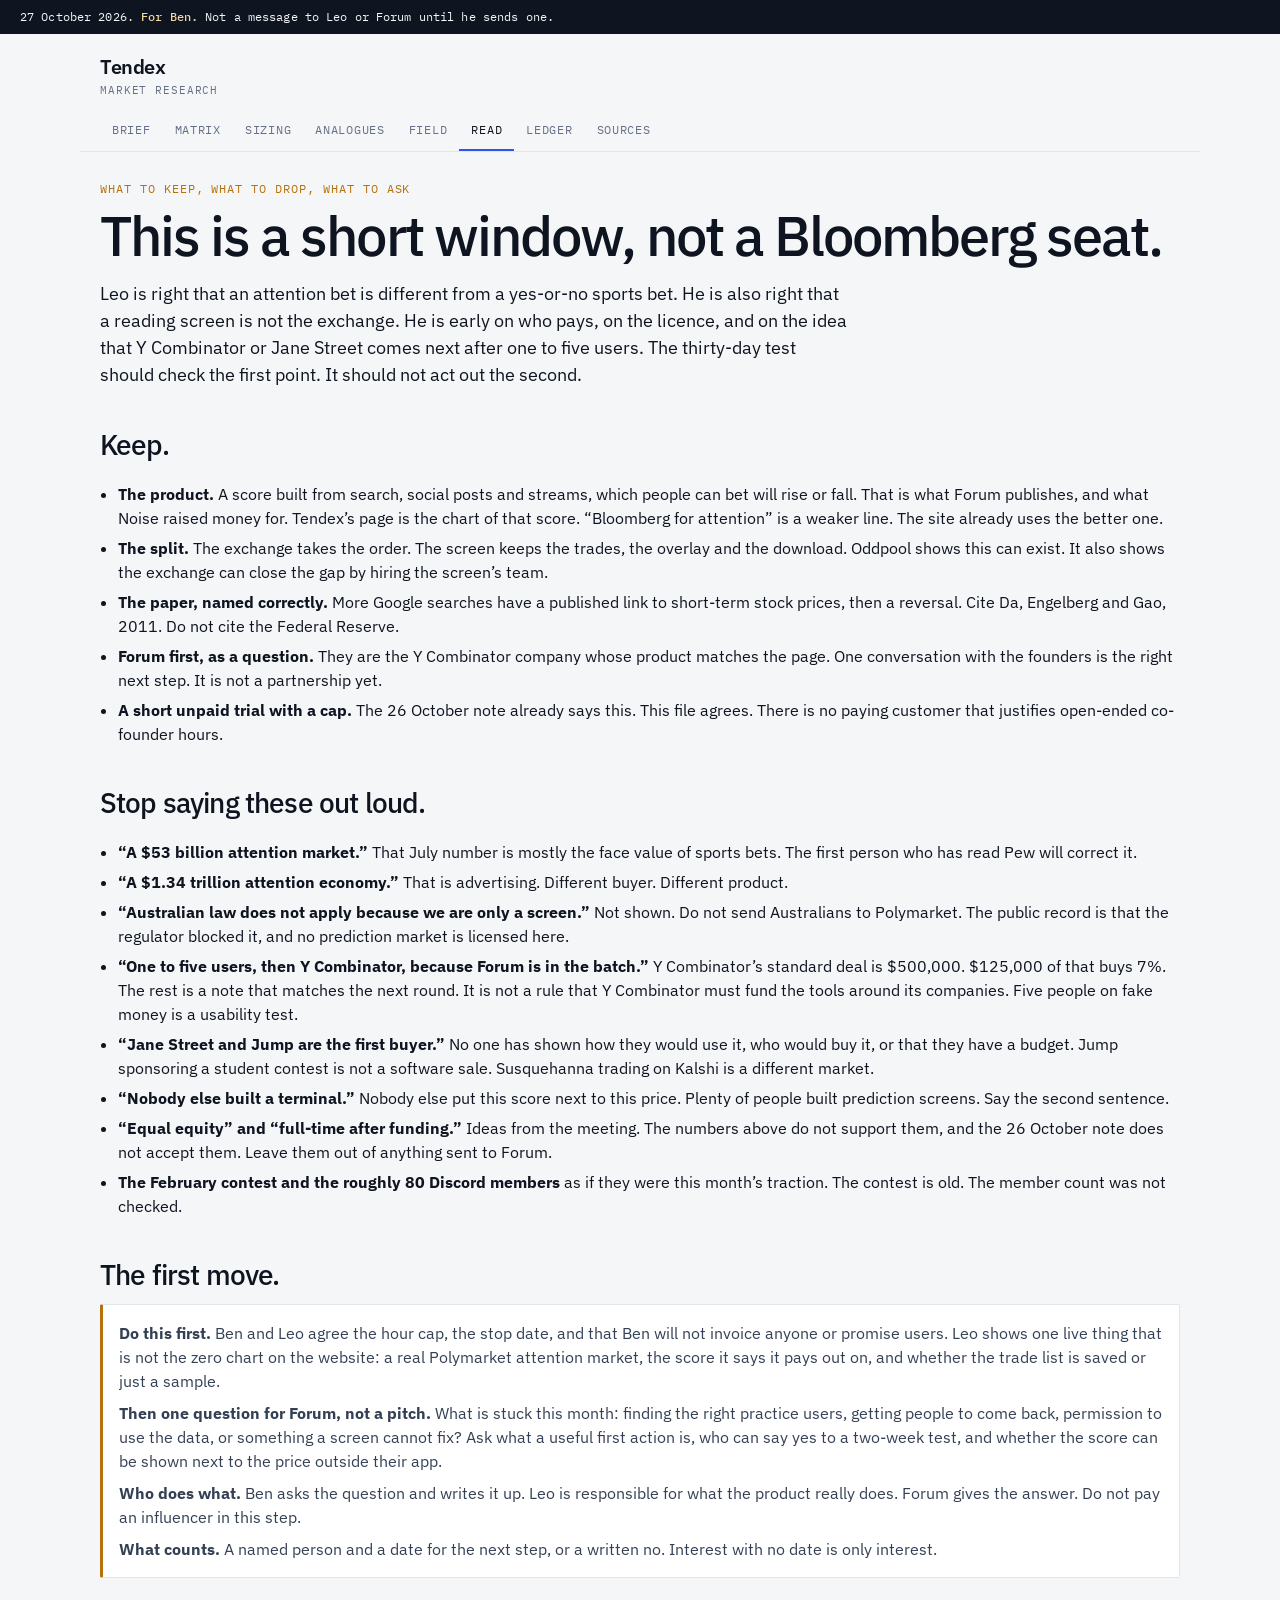
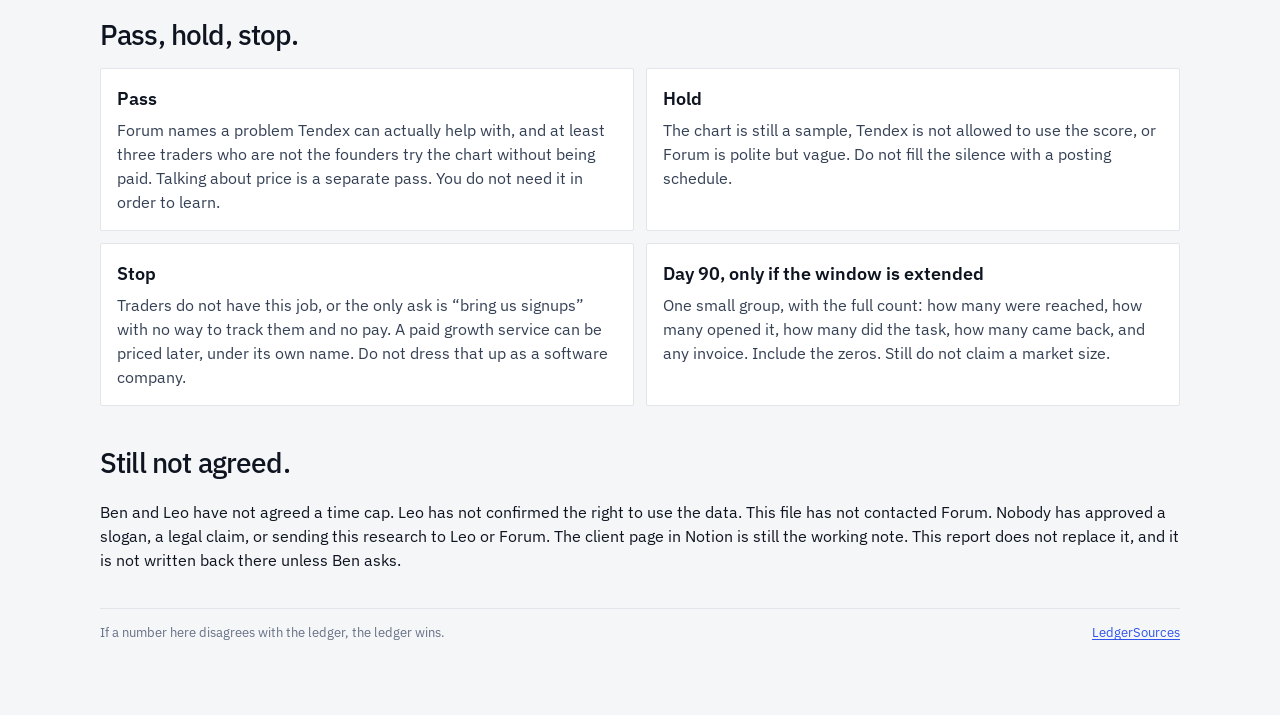
<file: read.html>
<!DOCTYPE html>
<html lang="en">
<head>
  <meta charset="utf-8" />
  <meta name="viewport" content="width=device-width, initial-scale=1" />
  <title>Read · Tendex market research</title>
  <link href="https://fonts.googleapis.com/css2?family=IBM+Plex+Mono:wght@400;500&family=IBM+Plex+Sans:ital,wght@0,400;0,500;0,600;1,400&display=swap" rel="stylesheet" />
  <link rel="stylesheet" href="css/research.css" />
</head>
<body>
  <a class="skip" href="#content">Skip to content</a>
  <p class="draft">27 October 2026. <strong>For Ben.</strong> Not a message to Leo or Forum until he sends one.</p>
  <header class="nav"><a class="brand" href="index.html"><strong>Tendex</strong><small>Market research</small></a></header>
  <nav class="chapters" aria-label="Report">
    <a href="index.html">Brief</a><a href="matrix.html">Matrix</a><a href="sizing.html">Sizing</a>
    <a href="analogues.html">Analogues</a><a href="field.html">Field</a><a href="read.html" aria-current="page">Read</a>
    <a href="control-room.html">Ledger</a><a href="sources.html">Sources</a>
  </nav>
  <main class="wrap" id="content">
    <p class="kicker">What to keep, what to drop, what to ask</p>
    <h1>This is a short window, not a Bloomberg seat.</h1>
    <p class="lede">Leo is right that an attention bet is different from a yes-or-no sports bet. He is also right that a reading screen is not the exchange. He is early on who pays, on the licence, and on the idea that Y Combinator or Jane Street comes next after one to five users. The thirty-day test should check the first point. It should not act out the second.</p>

    <h2>Keep.</h2>
    <ul class="clean">
      <li><strong>The product.</strong> A score built from search, social posts and streams, which people can bet will rise or fall. That is what Forum publishes, and what Noise raised money for. Tendex’s page is the chart of that score. “Bloomberg for attention” is a weaker line. The site already uses the better one.</li>
      <li><strong>The split.</strong> The exchange takes the order. The screen keeps the trades, the overlay and the download. Oddpool shows this can exist. It also shows the exchange can close the gap by hiring the screen’s team.</li>
      <li><strong>The paper, named correctly.</strong> More Google searches have a published link to short-term stock prices, then a reversal. Cite Da, Engelberg and Gao, 2011. Do not cite the Federal Reserve.</li>
      <li><strong>Forum first, as a question.</strong> They are the Y Combinator company whose product matches the page. One conversation with the founders is the right next step. It is not a partnership yet.</li>
      <li><strong>A short unpaid trial with a cap.</strong> The 26 October note already says this. This file agrees. There is no paying customer that justifies open-ended co-founder hours.</li>
    </ul>

    <h2>Stop saying these out loud.</h2>
    <ul class="clean">
      <li><strong>“A $53 billion attention market.”</strong> That July number is mostly the face value of sports bets. The first person who has read Pew will correct it.</li>
      <li><strong>“A $1.34 trillion attention economy.”</strong> That is advertising. Different buyer. Different product.</li>
      <li><strong>“Australian law does not apply because we are only a screen.”</strong> Not shown. Do not send Australians to Polymarket. The public record is that the regulator blocked it, and no prediction market is licensed here.</li>
      <li><strong>“One to five users, then Y Combinator, because Forum is in the batch.”</strong> Y Combinator’s standard deal is $500,000. $125,000 of that buys 7%. The rest is a note that matches the next round. It is not a rule that Y Combinator must fund the tools around its companies. Five people on fake money is a usability test.</li>
      <li><strong>“Jane Street and Jump are the first buyer.”</strong> No one has shown how they would use it, who would buy it, or that they have a budget. Jump sponsoring a student contest is not a software sale. Susquehanna trading on Kalshi is a different market.</li>
      <li><strong>“Nobody else built a terminal.”</strong> Nobody else put this score next to this price. Plenty of people built prediction screens. Say the second sentence.</li>
      <li><strong>“Equal equity” and “full-time after funding.”</strong> Ideas from the meeting. The numbers above do not support them, and the 26 October note does not accept them. Leave them out of anything sent to Forum.</li>
      <li><strong>The February contest and the roughly 80 Discord members</strong> as if they were this month’s traction. The contest is old. The member count was not checked.</li>
    </ul>

    <h2>The first move.</h2>
    <div class="call">
      <p><strong>Do this first.</strong> Ben and Leo agree the hour cap, the stop date, and that Ben will not invoice anyone or promise users. Leo shows one live thing that is not the zero chart on the website: a real Polymarket attention market, the score it says it pays out on, and whether the trade list is saved or just a sample.</p>
      <p style="margin-top:8px"><strong>Then one question for Forum, not a pitch.</strong> What is stuck this month: finding the right practice users, getting people to come back, permission to use the data, or something a screen cannot fix? Ask what a useful first action is, who can say yes to a two-week test, and whether the score can be shown next to the price outside their app.</p>
      <p style="margin-top:8px"><strong>Who does what.</strong> Ben asks the question and writes it up. Leo is responsible for what the product really does. Forum gives the answer. Do not pay an influencer in this step.</p>
      <p style="margin-top:8px"><strong>What counts.</strong> A named person and a date for the next step, or a written no. Interest with no date is only interest.</p>
    </div>

    <h2>Pass, hold, stop.</h2>
    <div class="cards">
      <article class="card">
        <h3>Pass</h3>
        <p>Forum names a problem Tendex can actually help with, and at least three traders who are not the founders try the chart without being paid. Talking about price is a separate pass. You do not need it in order to learn.</p>
      </article>
      <article class="card">
        <h3>Hold</h3>
        <p>The chart is still a sample, Tendex is not allowed to use the score, or Forum is polite but vague. Do not fill the silence with a posting schedule.</p>
      </article>
      <article class="card">
        <h3>Stop</h3>
        <p>Traders do not have this job, or the only ask is “bring us signups” with no way to track them and no pay. A paid growth service can be priced later, under its own name. Do not dress that up as a software company.</p>
      </article>
      <article class="card">
        <h3>Day 90, only if the window is extended</h3>
        <p>One small group, with the full count: how many were reached, how many opened it, how many did the task, how many came back, and any invoice. Include the zeros. Still do not claim a market size.</p>
      </article>
    </div>

    <h2>Still not agreed.</h2>
    <p>Ben and Leo have not agreed a time cap. Leo has not confirmed the right to use the data. This file has not contacted Forum. Nobody has approved a slogan, a legal claim, or sending this research to Leo or Forum. The client page in Notion is still the working note. This report does not replace it, and it is not written back there unless Ben asks.</p>

    <footer class="site-foot"><div>If a number here disagrees with the ledger, the ledger wins.</div><nav><a href="control-room.html">Ledger</a><a href="sources.html">Sources</a></nav></footer>
  </main>
</body>
</html>
</file>
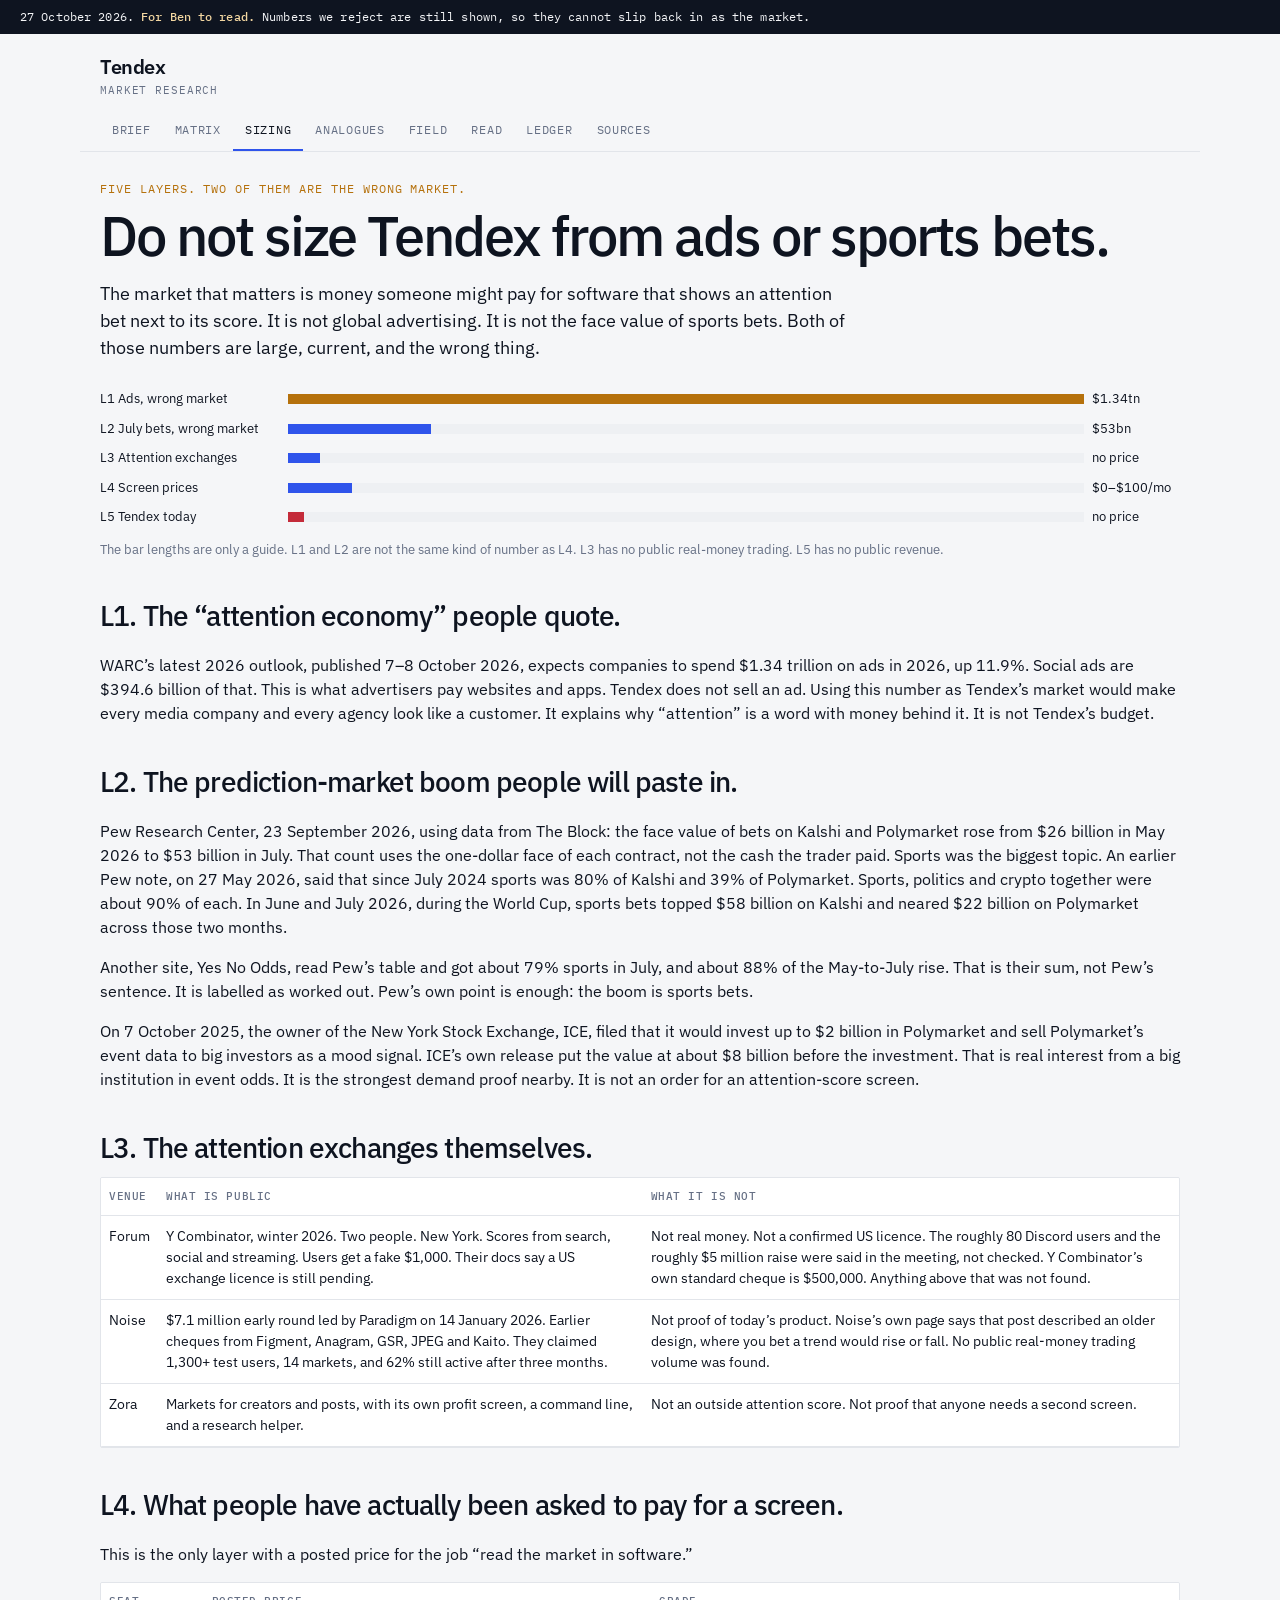
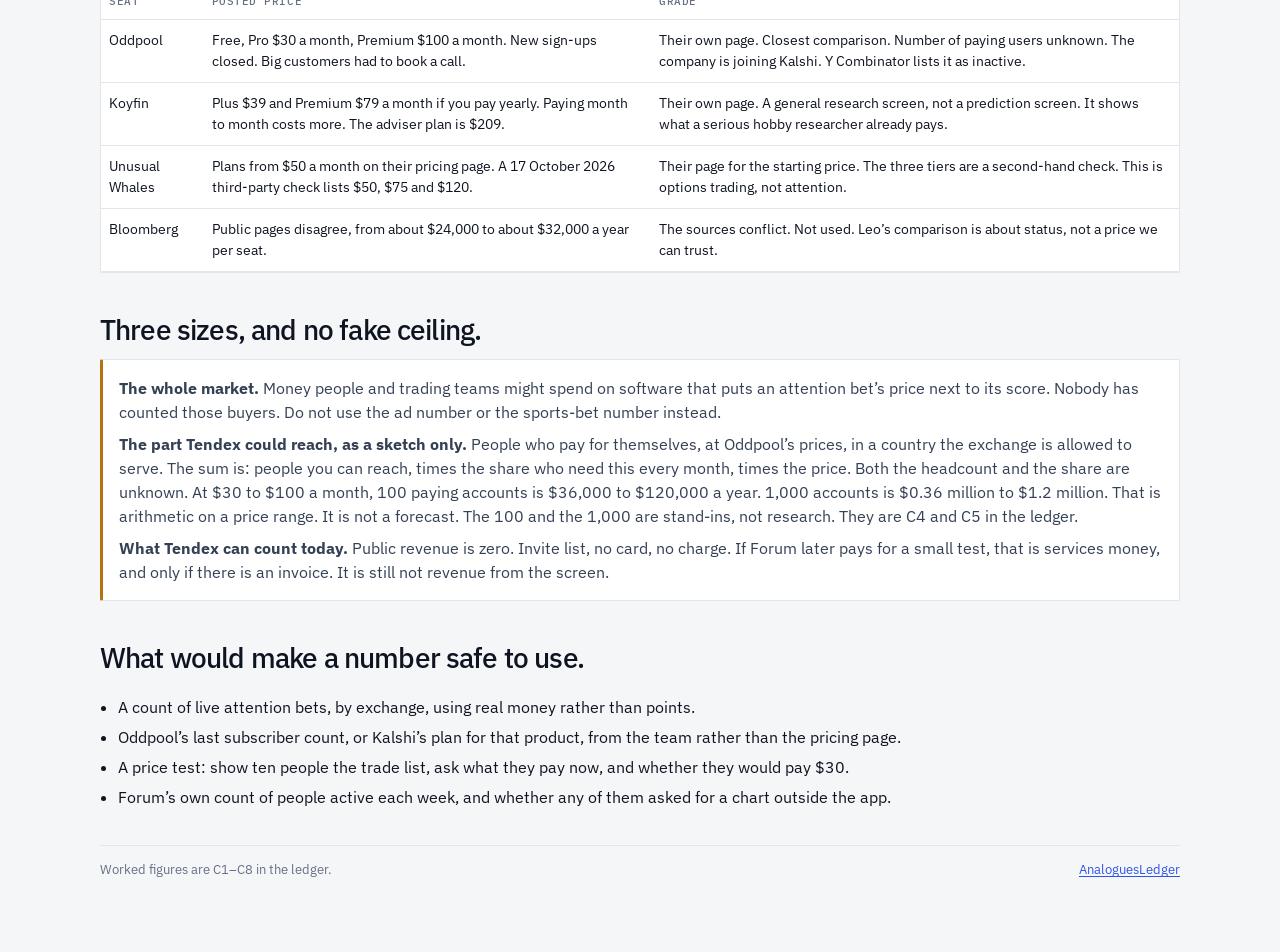
<file: sizing.html>
<!DOCTYPE html>
<html lang="en">
<head>
  <meta charset="utf-8" />
  <meta name="viewport" content="width=device-width, initial-scale=1" />
  <title>Sizing · Tendex market research</title>
  <link href="https://fonts.googleapis.com/css2?family=IBM+Plex+Mono:wght@400;500&family=IBM+Plex+Sans:ital,wght@0,400;0,500;0,600;1,400&display=swap" rel="stylesheet" />
  <link rel="stylesheet" href="css/research.css" />
</head>
<body>
  <a class="skip" href="#content">Skip to content</a>
  <p class="draft">27 October 2026. <strong>For Ben to read.</strong> Numbers we reject are still shown, so they cannot slip back in as the market.</p>
  <header class="nav"><a class="brand" href="index.html"><strong>Tendex</strong><small>Market research</small></a></header>
  <nav class="chapters" aria-label="Report">
    <a href="index.html">Brief</a><a href="matrix.html">Matrix</a><a href="sizing.html" aria-current="page">Sizing</a>
    <a href="analogues.html">Analogues</a><a href="field.html">Field</a><a href="read.html">Read</a>
    <a href="control-room.html">Ledger</a><a href="sources.html">Sources</a>
  </nav>
  <main class="wrap" id="content">
    <p class="kicker">Five layers. Two of them are the wrong market.</p>
    <h1>Do not size Tendex from ads or sports bets.</h1>
    <p class="lede">The market that matters is money someone might pay for software that shows an attention bet next to its score. It is not global advertising. It is not the face value of sports bets. Both of those numbers are large, current, and the wrong thing.</p>

    <div class="bars" aria-label="Relative scale of the layers. Not a single market.">
      <div class="bar-row"><span>L1 Ads, wrong market</span><div class="track"><div class="fill attn" style="width:100%"></div></div><span>$1.34tn</span></div>
      <div class="bar-row"><span>L2 July bets, wrong market</span><div class="track"><div class="fill" style="width:18%"></div></div><span>$53bn</span></div>
      <div class="bar-row"><span>L3 Attention exchanges</span><div class="track"><div class="fill" style="width:4%"></div></div><span>no price</span></div>
      <div class="bar-row"><span>L4 Screen prices</span><div class="track"><div class="fill" style="width:8%"></div></div><span>$0–$100/mo</span></div>
      <div class="bar-row"><span>L5 Tendex today</span><div class="track"><div class="fill no" style="width:2%"></div></div><span>no price</span></div>
    </div>
    <p class="note">The bar lengths are only a guide. L1 and L2 are not the same kind of number as L4. L3 has no public real-money trading. L5 has no public revenue.</p>

    <h2>L1. The “attention economy” people quote.</h2>
    <p>WARC’s latest 2026 outlook, published 7–8 October 2026, expects companies to spend $1.34 trillion on ads in 2026, up 11.9%. Social ads are $394.6 billion of that. This is what advertisers pay websites and apps. Tendex does not sell an ad. Using this number as Tendex’s market would make every media company and every agency look like a customer. It explains why “attention” is a word with money behind it. It is not Tendex’s budget.</p>

    <h2>L2. The prediction-market boom people will paste in.</h2>
    <p>Pew Research Center, 23 September 2026, using data from The Block: the face value of bets on Kalshi and Polymarket rose from $26 billion in May 2026 to $53 billion in July. That count uses the one-dollar face of each contract, not the cash the trader paid. Sports was the biggest topic. An earlier Pew note, on 27 May 2026, said that since July 2024 sports was 80% of Kalshi and 39% of Polymarket. Sports, politics and crypto together were about 90% of each. In June and July 2026, during the World Cup, sports bets topped $58 billion on Kalshi and neared $22 billion on Polymarket across those two months.</p>
    <p>Another site, Yes No Odds, read Pew’s table and got about 79% sports in July, and about 88% of the May-to-July rise. That is their sum, not Pew’s sentence. It is labelled as worked out. Pew’s own point is enough: the boom is sports bets.</p>
    <p>On 7 October 2025, the owner of the New York Stock Exchange, ICE, filed that it would invest up to $2 billion in Polymarket and sell Polymarket’s event data to big investors as a mood signal. ICE’s own release put the value at about $8 billion before the investment. That is real interest from a big institution in event odds. It is the strongest demand proof nearby. It is not an order for an attention-score screen.</p>

    <h2>L3. The attention exchanges themselves.</h2>
    <div class="table-wrap">
      <table>
        <thead><tr><th>Venue</th><th>What is public</th><th>What it is not</th></tr></thead>
        <tbody>
          <tr><td>Forum</td><td>Y Combinator, winter 2026. Two people. New York. Scores from search, social and streaming. Users get a fake $1,000. Their docs say a US exchange licence is still pending.</td><td>Not real money. Not a confirmed US licence. The roughly 80 Discord users and the roughly $5 million raise were said in the meeting, not checked. Y Combinator’s own standard cheque is $500,000. Anything above that was not found.</td></tr>
          <tr><td>Noise</td><td>$7.1 million early round led by Paradigm on 14 January 2026. Earlier cheques from Figment, Anagram, GSR, JPEG and Kaito. They claimed 1,300+ test users, 14 markets, and 62% still active after three months.</td><td>Not proof of today’s product. Noise’s own page says that post described an older design, where you bet a trend would rise or fall. No public real-money trading volume was found.</td></tr>
          <tr><td>Zora</td><td>Markets for creators and posts, with its own profit screen, a command line, and a research helper.</td><td>Not an outside attention score. Not proof that anyone needs a second screen.</td></tr>
        </tbody>
      </table>
    </div>

    <h2>L4. What people have actually been asked to pay for a screen.</h2>
    <p>This is the only layer with a posted price for the job “read the market in software.”</p>
    <div class="table-wrap">
      <table>
        <thead><tr><th>Seat</th><th>Posted price</th><th>Grade</th></tr></thead>
        <tbody>
          <tr><td>Oddpool</td><td>Free, Pro $30 a month, Premium $100 a month. New sign-ups closed. Big customers had to book a call.</td><td>Their own page. Closest comparison. Number of paying users unknown. The company is joining Kalshi. Y Combinator lists it as inactive.</td></tr>
          <tr><td>Koyfin</td><td>Plus $39 and Premium $79 a month if you pay yearly. Paying month to month costs more. The adviser plan is $209.</td><td>Their own page. A general research screen, not a prediction screen. It shows what a serious hobby researcher already pays.</td></tr>
          <tr><td>Unusual Whales</td><td>Plans from $50 a month on their pricing page. A 17 October 2026 third-party check lists $50, $75 and $120.</td><td>Their page for the starting price. The three tiers are a second-hand check. This is options trading, not attention.</td></tr>
          <tr><td>Bloomberg</td><td>Public pages disagree, from about $24,000 to about $32,000 a year per seat.</td><td>The sources conflict. Not used. Leo’s comparison is about status, not a price we can trust.</td></tr>
        </tbody>
      </table>
    </div>

    <h2>Three sizes, and no fake ceiling.</h2>
    <div class="call">
      <p><strong>The whole market.</strong> Money people and trading teams might spend on software that puts an attention bet’s price next to its score. Nobody has counted those buyers. Do not use the ad number or the sports-bet number instead.</p>
      <p style="margin-top:8px"><strong>The part Tendex could reach, as a sketch only.</strong> People who pay for themselves, at Oddpool’s prices, in a country the exchange is allowed to serve. The sum is: people you can reach, times the share who need this every month, times the price. Both the headcount and the share are unknown. At $30 to $100 a month, 100 paying accounts is $36,000 to $120,000 a year. 1,000 accounts is $0.36 million to $1.2 million. That is arithmetic on a price range. It is not a forecast. The 100 and the 1,000 are stand-ins, not research. They are C4 and C5 in the ledger.</p>
      <p style="margin-top:8px"><strong>What Tendex can count today.</strong> Public revenue is zero. Invite list, no card, no charge. If Forum later pays for a small test, that is services money, and only if there is an invoice. It is still not revenue from the screen.</p>
    </div>

    <h2>What would make a number safe to use.</h2>
    <ul class="clean">
      <li>A count of live attention bets, by exchange, using real money rather than points.</li>
      <li>Oddpool’s last subscriber count, or Kalshi’s plan for that product, from the team rather than the pricing page.</li>
      <li>A price test: show ten people the trade list, ask what they pay now, and whether they would pay $30.</li>
      <li>Forum’s own count of people active each week, and whether any of them asked for a chart outside the app.</li>
    </ul>
    <footer class="site-foot"><div>Worked figures are C1–C8 in the ledger.</div><nav><a href="analogues.html">Analogues</a><a href="control-room.html">Ledger</a></nav></footer>
  </main>
</body>
</html>
</file>
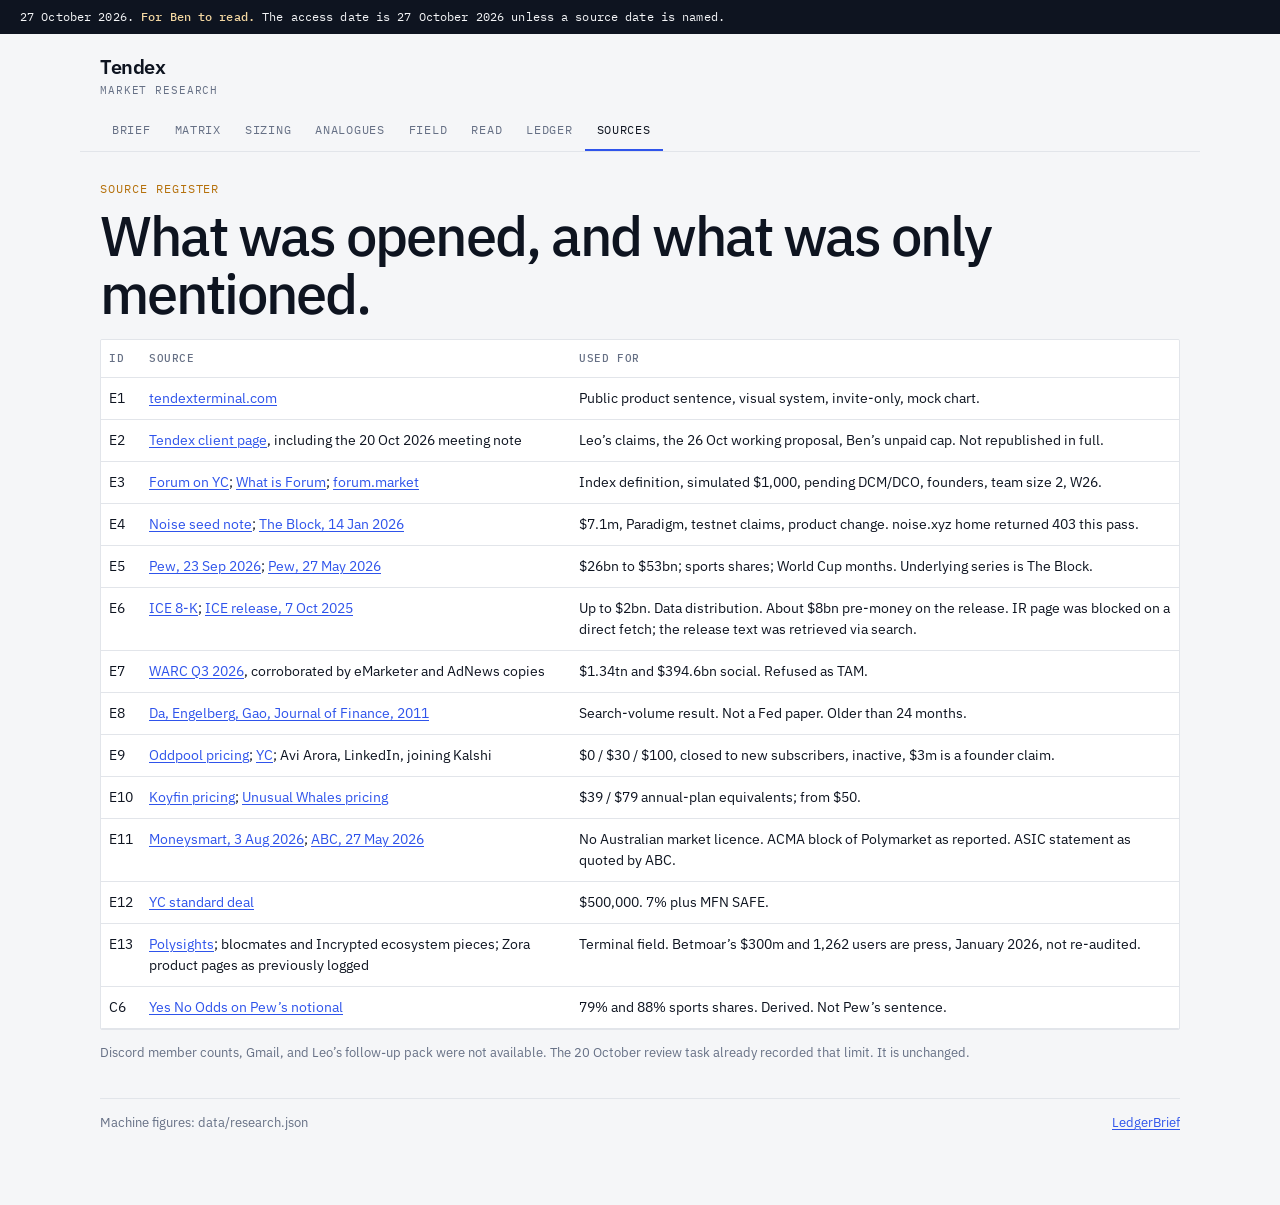
<file: sources.html>
<!DOCTYPE html>
<html lang="en">
<head>
  <meta charset="utf-8" />
  <meta name="viewport" content="width=device-width, initial-scale=1" />
  <title>Sources · Tendex market research</title>
  <link href="https://fonts.googleapis.com/css2?family=IBM+Plex+Mono:wght@400;500&family=IBM+Plex+Sans:ital,wght@0,400;0,500;0,600;1,400&display=swap" rel="stylesheet" />
  <link rel="stylesheet" href="css/research.css" />
</head>
<body>
  <a class="skip" href="#content">Skip to content</a>
  <p class="draft">27 October 2026. <strong>For Ben to read.</strong> The access date is 27 October 2026 unless a source date is named.</p>
  <header class="nav"><a class="brand" href="index.html"><strong>Tendex</strong><small>Market research</small></a></header>
  <nav class="chapters" aria-label="Report">
    <a href="index.html">Brief</a><a href="matrix.html">Matrix</a><a href="sizing.html">Sizing</a>
    <a href="analogues.html">Analogues</a><a href="field.html">Field</a><a href="read.html">Read</a>
    <a href="control-room.html">Ledger</a><a href="sources.html" aria-current="page">Sources</a>
  </nav>
  <main class="wrap" id="content">
    <p class="kicker">Source register</p>
    <h1>What was opened, and what was only mentioned.</h1>
    <div class="table-wrap">
      <table>
        <thead><tr><th>ID</th><th>Source</th><th>Used for</th></tr></thead>
        <tbody>
          <tr><td>E1</td><td><a href="https://tendexterminal.com/">tendexterminal.com</a></td><td>Public product sentence, visual system, invite-only, mock chart.</td></tr>
          <tr><td>E2</td><td><a href="https://app.notion.com/p/3ff94a6ff38f81bf94daf7c665449bdd">Tendex client page</a>, including the 20 Oct 2026 meeting note</td><td>Leo’s claims, the 26 Oct working proposal, Ben’s unpaid cap. Not republished in full.</td></tr>
          <tr><td>E3</td><td><a href="https://www.ycombinator.com/companies/forum">Forum on YC</a>; <a href="https://docs.forum.market/guide/what-is-forum">What is Forum</a>; <a href="https://www.forum.market/">forum.market</a></td><td>Index definition, simulated $1,000, pending DCM/DCO, founders, team size 2, W26.</td></tr>
          <tr><td>E4</td><td><a href="https://noise.xyz/news/noise-raises-7-1m-seed">Noise seed note</a>; <a href="https://www.theblock.co/post/385454/paradigm-leads-7-1-million-seed-round-for-attention-market-noise-ahead-of-base-mainnet-launch">The Block, 14 Jan 2026</a></td><td>$7.1m, Paradigm, testnet claims, product change. noise.xyz home returned 403 this pass.</td></tr>
          <tr><td>E5</td><td><a href="https://www.pewresearch.org/short-reads/2026/09/23/prediction-markets-trading-volume-doubled-between-may-and-july-largely-driven-by-sports/">Pew, 23 Sep 2026</a>; <a href="https://www.pewresearch.org/short-reads/2026/05/27/trading-volume-on-prediction-markets-has-soared-in-recent-months/">Pew, 27 May 2026</a></td><td>$26bn to $53bn; sports shares; World Cup months. Underlying series is The Block.</td></tr>
          <tr><td>E6</td><td><a href="https://www.sec.gov/Archives/edgar/data/1571949/000094787125000890/ss5432176_8k.htm">ICE 8-K</a>; <a href="https://ir.theice.com/press/news-details/2025/ICE-Announces-Strategic-Investment-in-Polymarket/">ICE release, 7 Oct 2025</a></td><td>Up to $2bn. Data distribution. About $8bn pre-money on the release. IR page was blocked on a direct fetch; the release text was retrieved via search.</td></tr>
          <tr><td>E7</td><td><a href="https://www.warc.com/en/article/global-ad-spend-outlook-q-3-2026-eb1a9505c8d34d1fb3833cf61f675165">WARC Q3 2026</a>, corroborated by eMarketer and AdNews copies</td><td>$1.34tn and $394.6bn social. Refused as TAM.</td></tr>
          <tr><td>E8</td><td><a href="https://onlinelibrary.wiley.com/doi/full/10.1111/j.1540-6261.2011.01679.x">Da, Engelberg, Gao, Journal of Finance, 2011</a></td><td>Search-volume result. Not a Fed paper. Older than 24 months.</td></tr>
          <tr><td>E9</td><td><a href="https://www.oddpool.com/pricing">Oddpool pricing</a>; <a href="https://www.ycombinator.com/companies/oddpool">YC</a>; Avi Arora, LinkedIn, joining Kalshi</td><td>$0 / $30 / $100, closed to new subscribers, inactive, $3m is a founder claim.</td></tr>
          <tr><td>E10</td><td><a href="https://www.koyfin.com/pricing/">Koyfin pricing</a>; <a href="https://unusualwhales.com/pricing">Unusual Whales pricing</a></td><td>$39 / $79 annual-plan equivalents; from $50.</td></tr>
          <tr><td>E11</td><td><a href="https://moneysmart.gov.au/investment-warnings/prediction-markets">Moneysmart, 3 Aug 2026</a>; <a href="https://www.abc.net.au/news/2026-05-27/effort-to-make-prediction-markets-available-to-australians/106671606">ABC, 27 May 2026</a></td><td>No Australian market licence. ACMA block of Polymarket as reported. ASIC statement as quoted by ABC.</td></tr>
          <tr><td>E12</td><td><a href="https://www.ycombinator.com/deal">YC standard deal</a></td><td>$500,000. 7% plus MFN SAFE.</td></tr>
          <tr><td>E13</td><td><a href="https://www.polysights.xyz/">Polysights</a>; blocmates and Incrypted ecosystem pieces; Zora product pages as previously logged</td><td>Terminal field. Betmoar’s $300m and 1,262 users are press, January 2026, not re-audited.</td></tr>
          <tr><td>C6</td><td><a href="https://www.yesnoodds.com/insights/pew-prediction-market-volume-notional">Yes No Odds on Pew’s notional</a></td><td>79% and 88% sports shares. Derived. Not Pew’s sentence.</td></tr>
        </tbody>
      </table>
    </div>
    <p class="note">Discord member counts, Gmail, and Leo’s follow-up pack were not available. The 20 October review task already recorded that limit. It is unchanged.</p>
    <footer class="site-foot"><div>Machine figures: data/research.json</div><nav><a href="control-room.html">Ledger</a><a href="index.html">Brief</a></nav></footer>
  </main>
</body>
</html>
</file>
<file: css/research.css>
:root {
  --bg: #f5f6f8;
  --panel: #fff;
  --line: #e2e5ea;
  --ink: #0e1420;
  --muted: #667085;
  --faint: #98a2b3;
  --price: #2f54eb;
  --attention: #b5710c;
  --up: #0e7c5a;
  --down: #c42b3a;
  --price-wash: rgba(47, 84, 235, 0.06);
  --attention-wash: rgba(181, 113, 12, 0.1);
  --radius: 2px;
  --sans: "IBM Plex Sans", ui-sans-serif, system-ui, "Segoe UI", Helvetica, Arial, sans-serif;
  --mono: "IBM Plex Mono", ui-monospace, "SF Mono", Menlo, Consolas, monospace;
  --max: 1120px;
}
* { box-sizing: border-box; }
html { scroll-behavior: smooth; }
body {
  margin: 0;
  background: var(--bg);
  color: var(--ink);
  font-family: var(--sans);
  font-size: 16px;
  line-height: 1.5;
}
a { color: var(--price); text-decoration-thickness: 1px; text-underline-offset: 2px; }
a:hover { color: #1f3fc4; }
.skip {
  position: absolute; left: -999px; top: 0;
}
.skip:focus { left: 8px; top: 8px; background: #fff; padding: 8px; z-index: 9; }
.draft {
  margin: 0;
  background: var(--ink);
  color: #f5f6f8;
  font-family: var(--mono);
  font-size: 12px;
  letter-spacing: 0.01em;
  padding: 8px 20px;
  position: sticky;
  top: 0;
  z-index: 5;
}
.draft strong { color: #f3d7a1; font-weight: 500; }
.nav {
  display: flex;
  justify-content: space-between;
  gap: 16px;
  align-items: flex-end;
  padding: 18px 20px 0;
  max-width: var(--max);
  margin: 0 auto;
}
.brand { color: var(--ink); text-decoration: none; }
.brand strong { display: block; font-size: 20px; font-weight: 600; letter-spacing: -0.02em; }
.brand small {
  display: block;
  font-family: var(--mono);
  font-size: 11px;
  letter-spacing: 0.08em;
  text-transform: uppercase;
  color: var(--muted);
}
.chapters {
  display: flex;
  flex-wrap: wrap;
  gap: 0;
  max-width: var(--max);
  margin: 0 auto;
  padding: 14px 20px 0;
  border-bottom: 1px solid var(--line);
}
.chapters a {
  color: var(--muted);
  text-decoration: none;
  font-family: var(--mono);
  font-size: 12px;
  letter-spacing: 0.06em;
  text-transform: uppercase;
  padding: 8px 12px 10px;
  border-bottom: 2px solid transparent;
}
.chapters a[aria-current="page"] {
  color: var(--ink);
  border-bottom-color: var(--price);
}
.wrap { max-width: var(--max); margin: 0 auto; padding: 28px 20px 72px; }
.kicker {
  font-family: var(--mono);
  font-size: 12px;
  letter-spacing: 0.08em;
  text-transform: uppercase;
  color: var(--attention);
  margin: 0 0 8px;
}
h1 {
  font-size: clamp(36px, 5vw, 56px);
  line-height: 1.05;
  letter-spacing: -0.035em;
  font-weight: 500;
  margin: 0 0 16px;
}
h2 { font-size: 28px; letter-spacing: -0.03em; font-weight: 500; margin: 36px 0 8px; }
h3 { font-size: 18px; font-weight: 600; margin: 0 0 6px; }
.lede { font-size: 18px; max-width: 68ch; margin: 0 0 28px; }
.muted { color: var(--muted); }
.stats {
  display: grid;
  grid-template-columns: 1fr 1fr;
  gap: 12px;
  margin: 8px 0 28px;
}
.stat {
  background: var(--panel);
  border: 1px solid var(--line);
  border-radius: var(--radius);
  padding: 16px 16px 14px;
}
.stat .lbl {
  font-family: var(--mono);
  font-size: 11px;
  letter-spacing: 0.06em;
  text-transform: uppercase;
  color: var(--muted);
}
.stat .n {
  font-size: 36px;
  letter-spacing: -0.04em;
  line-height: 1.1;
  margin: 6px 0;
  font-weight: 500;
}
.stat.price .n { color: var(--price); }
.stat.attn .n { color: var(--attention); }
.stat p { margin: 0; color: var(--muted); font-size: 14px; }
.legend { display: flex; flex-wrap: wrap; gap: 8px 14px; list-style: none; padding: 0; margin: 0 0 8px; }
.legend li { font-family: var(--mono); font-size: 11px; letter-spacing: 0.04em; text-transform: uppercase; color: var(--muted); }
.dot { display: inline-block; width: 7px; height: 7px; border-radius: 50%; margin-right: 6px; vertical-align: 1px; }
.dot.official { background: var(--up); }
.dot.publisher { background: var(--price); }
.dot.primary { background: var(--ink); }
.dot.client { background: var(--attention); }
.dot.derived { background: #7a5af8; }
.dot.claim { background: var(--faint); }
.dot.gap { background: var(--down); }
.grid2 { display: grid; grid-template-columns: 1fr 1fr; gap: 12px; }
.card, .call {
  background: var(--panel);
  border: 1px solid var(--line);
  border-radius: var(--radius);
  padding: 16px;
}
.call { border-left: 3px solid var(--attention); }
.card p, .call p { margin: 0; color: #344054; }
.cards { display: grid; grid-template-columns: 1fr 1fr; gap: 12px; margin-top: 12px; }
.cards a.card { color: inherit; text-decoration: none; }
.cards a.card:hover { border-color: var(--price); }
.idx { font-family: var(--mono); font-size: 11px; color: var(--price); letter-spacing: 0.08em; }
table { width: 100%; border-collapse: collapse; background: var(--panel); font-size: 14px; }
th, td { text-align: left; vertical-align: top; border-bottom: 1px solid var(--line); padding: 10px 8px; }
th { font-family: var(--mono); font-size: 11px; letter-spacing: 0.05em; text-transform: uppercase; color: var(--muted); font-weight: 500; }
.table-wrap { overflow-x: auto; border: 1px solid var(--line); border-radius: var(--radius); }
.map {
  position: relative;
  height: 520px;
  background:
    linear-gradient(to right, transparent 49.8%, var(--line) 49.8%, var(--line) 50.2%, transparent 50.2%),
    linear-gradient(to bottom, transparent 49.8%, var(--line) 49.8%, var(--line) 50.2%, transparent 50.2%),
    var(--panel);
  border: 1px solid var(--line);
  border-radius: var(--radius);
  overflow: hidden;
  margin-top: 12px;
}
.axis {
  position: absolute;
  font-family: var(--mono);
  font-size: 11px;
  letter-spacing: 0.04em;
  text-transform: uppercase;
  color: var(--faint);
}
.axis.x { bottom: 10px; left: 12px; right: 12px; display: flex; justify-content: space-between; }
.axis.y { top: 12px; left: 12px; }
.plot {
  position: absolute;
  transform: translate(-50%, -50%);
  width: 168px;
  background: #fff;
  border: 1px solid var(--line);
  border-radius: var(--radius);
  padding: 8px 10px;
  font-size: 13px;
}
.plot strong { display: block; }
.plot span { color: var(--muted); font-size: 12px; }
.plot.me { border-color: var(--attention); background: #fffaf3; }
.site-foot {
  display: flex;
  justify-content: space-between;
  gap: 12px;
  flex-wrap: wrap;
  margin-top: 36px;
  padding-top: 14px;
  border-top: 1px solid var(--line);
  color: var(--muted);
  font-size: 13px;
}
.filters, .views, .kpis { display: flex; flex-wrap: wrap; gap: 8px; margin: 12px 0; }
label.f { font-family: var(--mono); font-size: 11px; letter-spacing: 0.04em; text-transform: uppercase; color: var(--muted); display: flex; flex-direction: column; gap: 4px; }
select, input[type="search"] {
  font-family: var(--sans);
  font-size: 14px;
  border: 1px solid var(--line);
  background: #fff;
  color: var(--ink);
  border-radius: var(--radius);
  padding: 6px 8px;
}
button.view {
  font-family: var(--mono);
  font-size: 12px;
  letter-spacing: 0.05em;
  text-transform: uppercase;
  background: #fff;
  border: 1px solid var(--line);
  border-radius: var(--radius);
  padding: 7px 10px;
  cursor: pointer;
}
button.view[aria-pressed="true"] { border-color: var(--price); color: var(--price); }
.kpi {
  background: #fff;
  border: 1px solid var(--line);
  border-radius: var(--radius);
  padding: 10px 12px;
  min-width: 140px;
}
.kpi b { display: block; font-size: 22px; font-weight: 500; letter-spacing: -0.03em; }
.kpi span { font-family: var(--mono); font-size: 11px; color: var(--muted); letter-spacing: 0.04em; text-transform: uppercase; }
.columns { display: grid; grid-template-columns: repeat(5, 1fr); gap: 10px; }
.col h3 { font-family: var(--mono); font-size: 11px; letter-spacing: 0.06em; text-transform: uppercase; color: var(--muted); }
.area {
  width: 100%;
  text-align: left;
  background: #fff;
  border: 1px solid var(--line);
  border-radius: var(--radius);
  padding: 10px;
  margin: 0 0 8px;
  cursor: pointer;
  font: inherit;
  color: inherit;
}
.area:hover, .area[aria-current="true"] { border-color: var(--price); }
.area .id { font-family: var(--mono); font-size: 11px; color: var(--price); }
.area .pool { font-family: var(--mono); font-size: 12px; color: var(--attention); }
.fit {
  font-family: var(--mono);
  font-size: 10px;
  letter-spacing: 0.06em;
  text-transform: uppercase;
  padding: 1px 5px;
  border: 1px solid var(--line);
}
.fit.now { color: var(--up); border-color: #b7e4d4; }
.fit.later { color: var(--attention); border-color: #f3d7a1; }
.fit.no { color: var(--down); border-color: #f3c1c6; }
.drawer-back {
  position: fixed; inset: 0; background: rgba(14, 20, 32, 0.35); z-index: 8;
}
.drawer {
  position: fixed; top: 0; right: 0; height: 100%; width: min(420px, 100%);
  background: #fff; z-index: 9; overflow: auto; padding: 20px;
  border-left: 1px solid var(--line);
}
.drawer h2 { margin-top: 0; }
.bars { display: flex; flex-direction: column; gap: 10px; }
.bar-row { display: grid; grid-template-columns: 180px 1fr 88px; gap: 8px; align-items: center; font-size: 13px; }
.track { background: #eef0f3; height: 10px; }
.fill { height: 10px; background: var(--price); }
.fill.attn { background: var(--attention); }
.fill.no { background: var(--down); }
.note { font-size: 13px; color: var(--muted); }
ul.clean { padding-left: 18px; }
ul.clean li { margin: 6px 0; }
@media (max-width: 860px) {
  .stats, .grid2, .cards, .columns { grid-template-columns: 1fr; }
  .map { height: auto; min-height: 640px; }
  .bar-row { grid-template-columns: 1fr; }
}
@media print {
  .draft { position: static; }
  .drawer, .drawer-back, .filters, .views { display: none !important; }
  a { color: inherit; }
}
</file>
